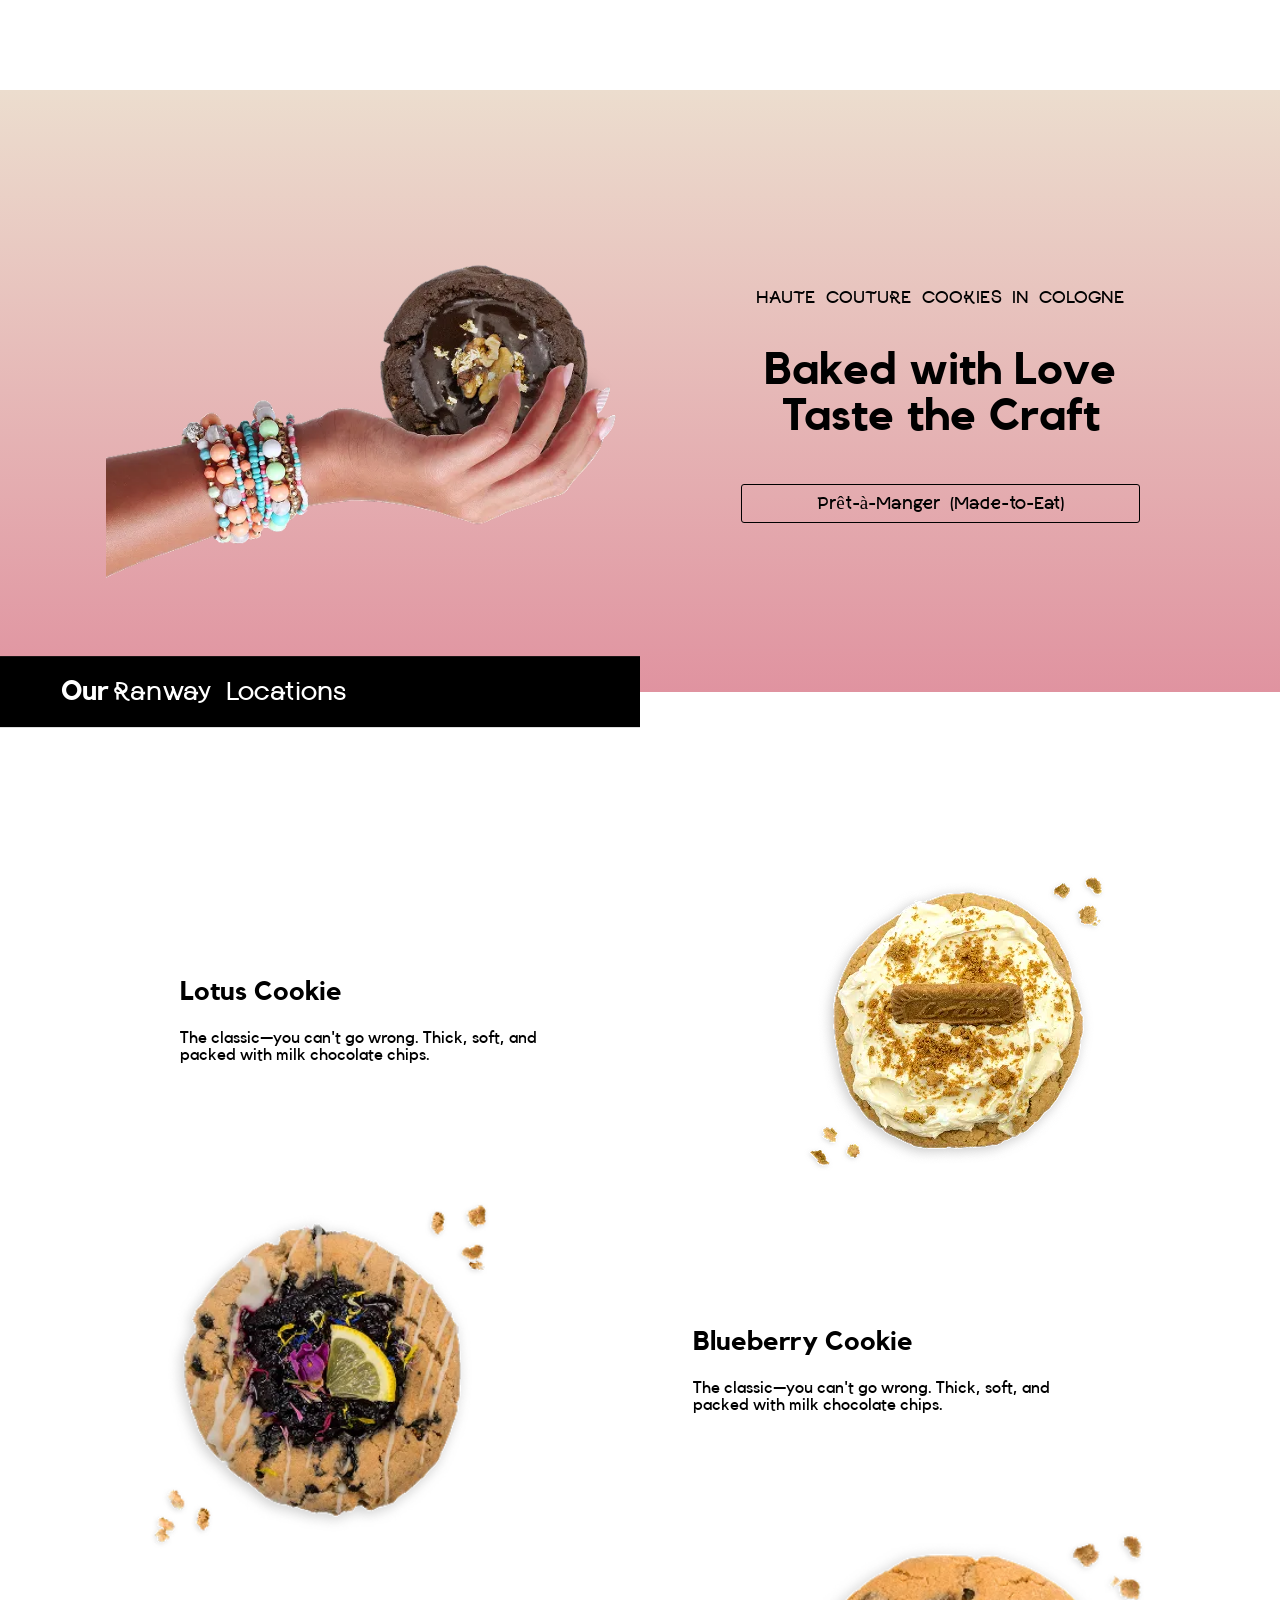
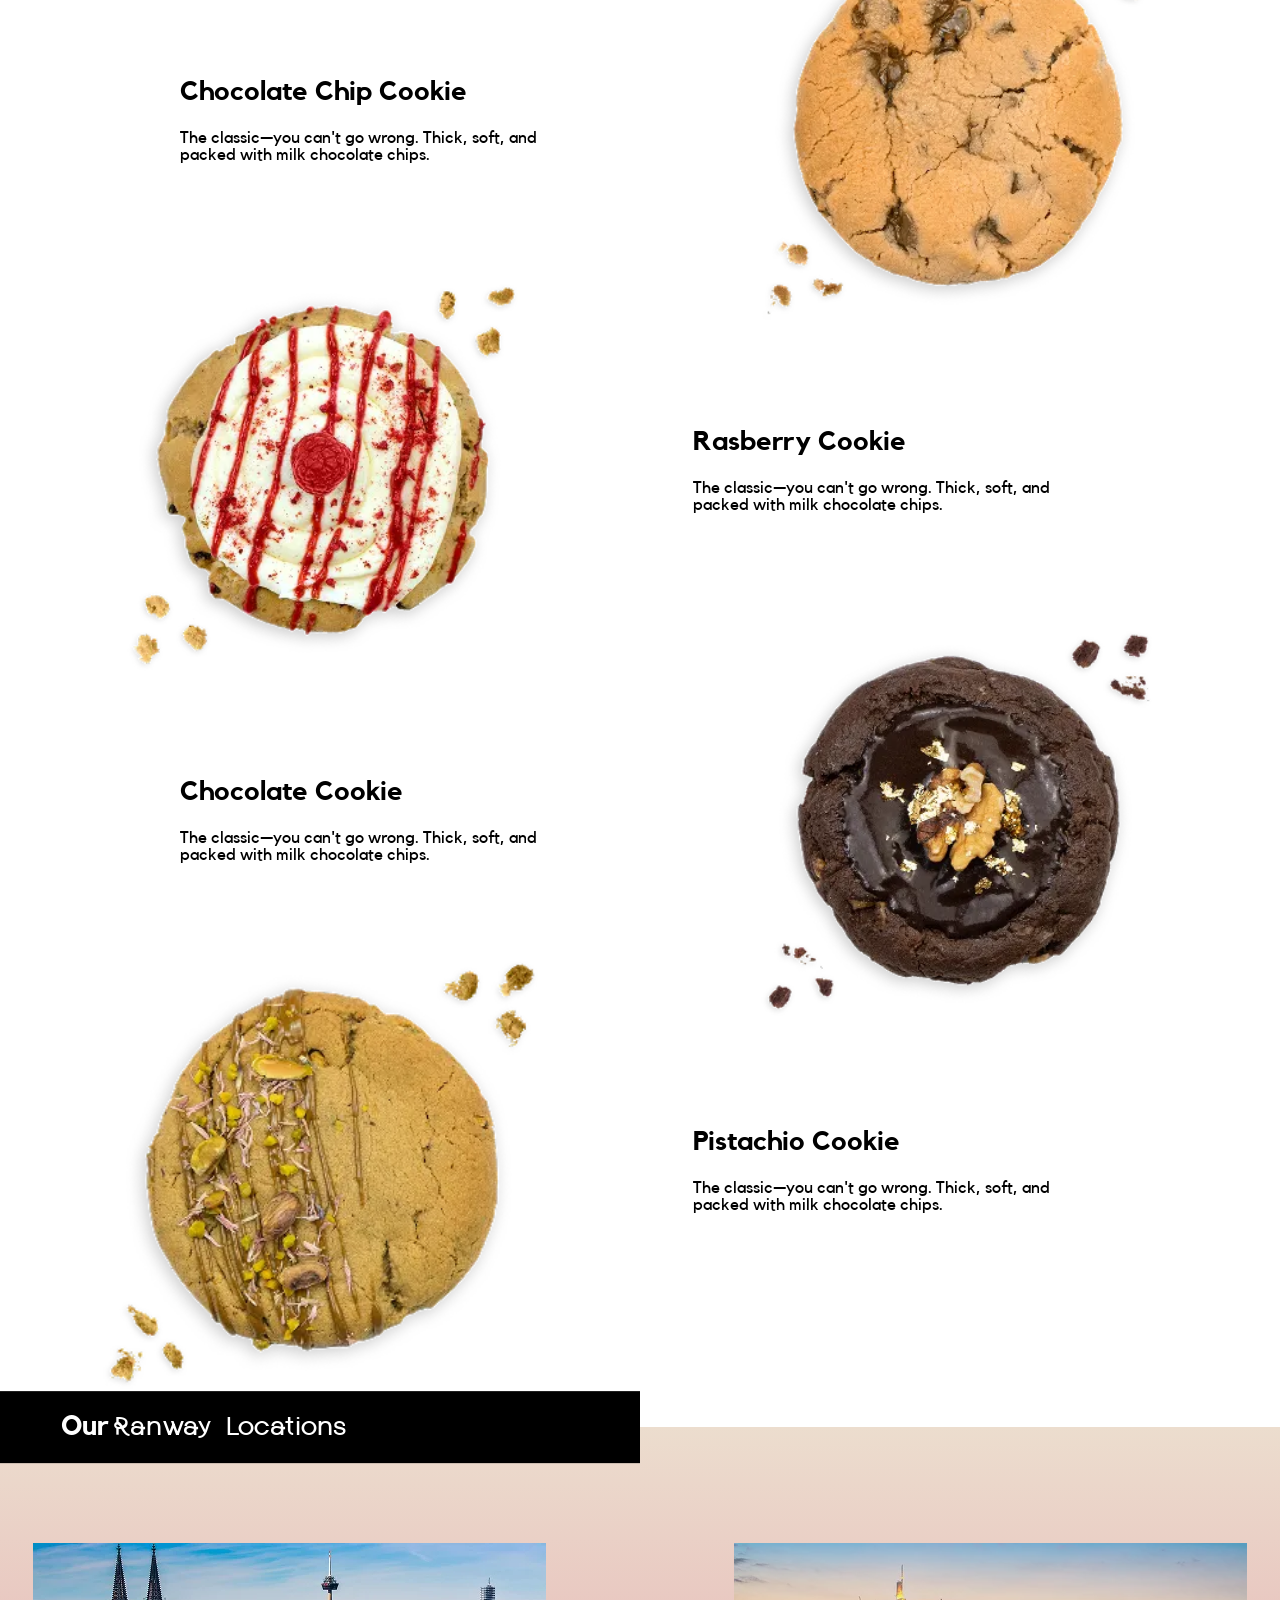
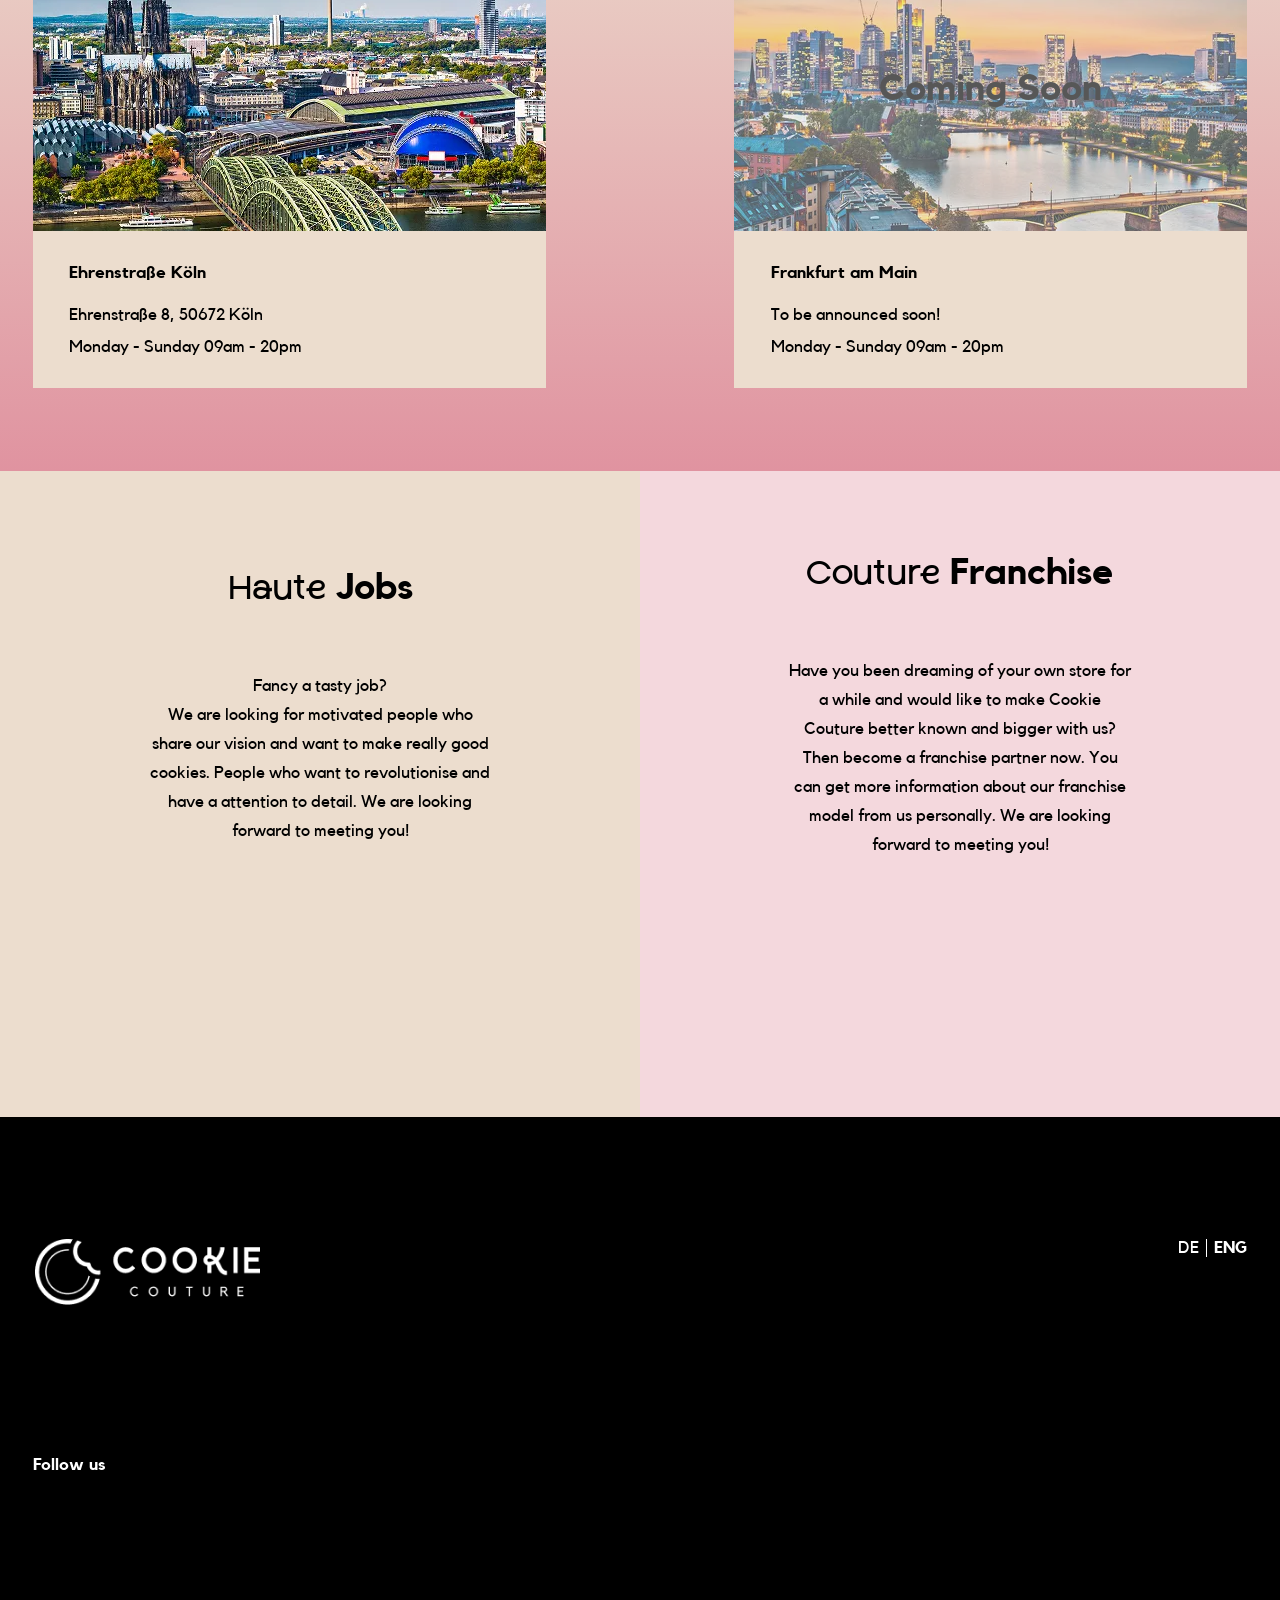
<file: index.html>
<!doctype html>
<html lang="en">
  <head>
    <meta charset="UTF-8" />
    <meta name="viewport" content="width=device-width, initial-scale=1.0" />
    <title>Cookie Coutre | Home</title>
    <link
      rel="preload"
      as="image"
      href="./images/logo-header.webp"
      type="image/webp"
    />
    <link
      rel="preload"
      as="image"
      href="./images/home/hero-cookie.webp"
      type="image/webp"
    />
    <link
      rel="preload"
      as="image"
      imagesrcset="./images/home/hero-cookie.webp"
    />
    <link
      rel="shortcut icon"
      href="./images/icons/favicon.ico"
      type="image/x-icon"
    />
    <link
      rel="preload"
      href="./fonts/Lena.woff2"
      as="font"
      type="font/woff2"
      crossorigin
    />
    <link
      rel="preload"
      href="./fonts/Kollektif.woff2"
      as="font"
      type="font/woff2"
      crossorigin
    />
    <link
      rel="preload"
      href="./fonts/Kollektif-Bold.woff2"
      as="font"
      type="font/woff2"
      crossorigin
    />
    <link rel="stylesheet" href="./styles/css/styles.min.css" />
  </head>
  <body class="page right-fix-padding">
    <div class="wrapper">
      <header class="header">
        <div class="header__container">
          <div class="header__content">
            <a href="index.html" class="logo header__logo">
              <img
                src="./images/logo-header.webp"
                alt="logo"
                width="50"
                height="52"
                loading="lazy"
                decoding="async"
              />
            </a>
            <div class="header__menu menu">
              <nav class="menu__body">
                <ul class="menu__list">
                  <li class="menu__item">
                    <a
                      href="#cookies"
                      class="menu__link link"
                      data-goto="#cookies"
                      ><span>Cookies</span></a
                    >
                  </li>
                  <li class="menu__item">
                    <a
                      href="#locations"
                      class="menu__link link"
                      data-goto="#locations"
                      ><span>Locations</span></a
                    >
                  </li>
                  <li class="menu__item">
                    <a href="about.html" class="menu__link link"
                      ><span>About</span></a
                    >
                  </li>
                  <li class="menu__item">
                    <a href="jobs.html" class="menu__link link"
                      ><span>Jobs</span></a
                    >
                  </li>
                  <li class="menu__item">
                    <a href="catering.html" class="menu__link link"
                      ><span>Catering</span></a
                    >
                  </li>
                  <li class="menu__item">
                    <a href="franchising.html" class="menu__link link"
                      ><span>Franchise</span></a
                    >
                  </li>
                </ul>
              </nav>
            </div>
            <button class="burger translate-center" aria-label="burger-button">
              <span></span>
            </button>
          </div>
        </div>
      </header>

      <main class="home">
        <section class="home__section hero">
          <div class="hero__content">
            <div class="hero__img">
              <img
                src="./images/home/hero-cookie.webp"
                alt="cookie-in-hand"
                width="280"
                height="280"
                decoding="async"
              />
            </div>
            <div class="hero__text-content">
              <div class="section-header hero__header">
                <div class="section-header__slogan hero__slogan">
                  HAUTE COUTURE COOKIES IN COLOGNE
                </div>
                <h1 class="section-header__title hero__title">
                  Baked with Love Taste the Craft
                </h1>
              </div>
              <button class="button hero__button">
                <span>Prêt-à-Manger (Made-to-Eat)</span>
              </button>
            </div>
          </div>
        </section>
        <section class="cookies" id="cookies">
          <h2 class="section-label cookies__label">
            <div class="section-label__title">
              <strong>Our</strong>
              <span>Ranway Locations</span>
            </div>
          </h2>
          <div class="cookies__container">
            <div class="cookies__content">
              <article class="cookies__item cookie">
                <a href="#" class="cookie__img">
                  <img
                    src="./images/home/colections/cookie-1.webp"
                    alt="cookie-1"
                    width="280"
                    height="280"
                    decoding="async"
                    loading="lazy"
                  />
                </a>
                <div class="cookie__body">
                  <h3 class="cookie__title">Lotus Cookie</h3>
                  <div class="cookie__text">
                    <p>
                      The classic—you can't go wrong. Thick, soft, and packed
                      with milk chocolate chips.
                    </p>
                  </div>
                </div>
              </article>
              <article class="cookies__item cookie">
                <a href="#" class="cookie__img">
                  <img
                    src="./images/home/colections/cookie-2.webp"
                    alt="cookie-1"
                    width="280"
                    height="280"
                    decoding="async"
                    loading="lazy"
                  />
                </a>
                <div class="cookie__body">
                  <h3 class="cookie__title">Blueberry Cookie</h3>
                  <div class="cookie__text">
                    <p>
                      The classic—you can't go wrong. Thick, soft, and packed
                      with milk chocolate chips.
                    </p>
                  </div>
                </div>
              </article>
              <article class="cookies__item cookie">
                <a href="#" class="cookie__img">
                  <img
                    src="./images/home/colections/cookie-3.webp"
                    alt="cookie-1"
                    width="280"
                    height="280"
                    decoding="async"
                    loading="lazy"
                  />
                </a>
                <div class="cookie__body">
                  <h3 class="cookie__title">Chocolate Chip Cookie</h3>
                  <div class="cookie__text">
                    <p>
                      The classic—you can't go wrong. Thick, soft, and packed
                      with milk chocolate chips.
                    </p>
                  </div>
                </div>
              </article>
              <article class="cookies__item cookie">
                <a href="#" class="cookie__img">
                  <img
                    src="./images/home/colections/cookie-4.webp"
                    alt="cookie-1"
                    width="280"
                    height="280"
                    decoding="async"
                    loading="lazy"
                  />
                </a>
                <div class="cookie__body">
                  <h3 class="cookie__title">Rasberry Cookie</h3>
                  <div class="cookie__text">
                    <p>
                      The classic—you can't go wrong. Thick, soft, and packed
                      with milk chocolate chips.
                    </p>
                  </div>
                </div>
              </article>
              <article class="cookies__item cookie">
                <a href="#" class="cookie__img">
                  <img
                    src="./images/home/colections/cookie-5.webp"
                    alt="cookie-1"
                    width="280"
                    height="280"
                    decoding="async"
                    loading="lazy"
                  />
                </a>
                <div class="cookie__body">
                  <h3 class="cookie__title">Chocolate Cookie</h3>
                  <div class="cookie__text">
                    <p>
                      The classic—you can't go wrong. Thick, soft, and packed
                      with milk chocolate chips.
                    </p>
                  </div>
                </div>
              </article>
              <article class="cookies__item cookie">
                <a href="#" class="cookie__img">
                  <img
                    src="./images/home/colections/cookie-6.webp"
                    alt="cookie-1"
                    width="280"
                    height="280"
                    decoding="async"
                    loading="lazy"
                  />
                </a>
                <div class="cookie__body">
                  <h3 class="cookie__title">Pistachio Cookie</h3>
                  <div class="cookie__text">
                    <p>
                      The classic—you can't go wrong. Thick, soft, and packed
                      with milk chocolate chips.
                    </p>
                  </div>
                </div>
              </article>
            </div>
          </div>
        </section>
        <section class="locations home__locations" id="locations">
          <h2 class="section-label locations__label">
            <div class="section-label__title">
              <strong>Our</strong>
              <span>Ranway Locations</span>
            </div>
          </h2>
          <div class="locations-top">
            <div class="locations-top__container">
              <div class="locations-top__content">
                <article class="locations-top__place locations-place">
                  <div class="locations-place__img">
                    <img
                      src="./images/home/locations/locations-1.webp"
                      alt="Ehrenstraße Köln"
                      width="280"
                      height="280"
                      loading="lazy"
                      decoding="async"
                    />
                  </div>
                  <div class="locations-place__body">
                    <h4 class="locations-place__title">Ehrenstraße Köln</h4>
                    <a
                      href="https://maps.app.goo.gl/su5JwK7nfC2b7E1S9"
                      class="locations-place__link link"
                      target="_blank"
                      ><span>Ehrenstraße 8, 50672 Köln </span></a
                    >
                    <div class="locations-place__timetable">
                      Monday - Sunday 09am - 20pm
                    </div>
                  </div>
                </article>
                <article class="locations-top__place locations-place">
                  <div class="locations-place__img soon">
                    <img
                      src="./images/home/locations/locations-2.webp"
                      alt="Ehrenstraße Köln"
                      width="280"
                      height="280"
                      loading="lazy"
                      decoding="async"
                    />
                  </div>
                  <div class="locations-place__body">
                    <h4 class="locations-place__title">Frankfurt am Main</h4>
                    <a
                      href="https://maps.app.goo.gl/cc75RfgS8hMrhz9b7"
                      class="locations-place__link link"
                      target="_blank"
                      ><span>To be announced soon!</span></a
                    >
                    <div class="locations-place__timetable">
                      Monday - Sunday 09am - 20pm
                    </div>
                  </div>
                </article>
              </div>
            </div>
          </div>
          <div class="locations-bottom">
            <div class="locations-bottom__content">
              <div class="locations-bottom__item">
                <article class="locations-bottom-item">
                  <h3 class="locations-bottom-item__title">
                    <span>Haute</span>
                    <strong>Jobs</strong>
                  </h3>
                  <div class="locations-bottom-item__text">
                    <p>
                      Fancy a tasty job? <br />
                      We are looking for motivated people who share our vision
                      and want to make really good cookies. People who want to
                      revolutionise and have a attention to detail. We are
                      looking forward to meeting you!
                    </p>
                  </div>
                  <button class="button locations-bottom-item__button">
                    <span>All Open Positions</span>
                  </button>
                </article>
              </div>
              <div class="locations-bottom__item">
                <article class="locations-bottom-item">
                  <h3 class="locations-bottom-item__title">
                    <span>Couture</span> <strong>Franchise</strong>
                  </h3>
                  <div class="locations-bottom-item__text">
                    <p>
                      Have you been dreaming of your own store for a while and
                      would like to make Cookie Couture better known and bigger
                      with us? Then become a franchise partner now. You can get
                      more information about our franchise model from us
                      personally. We are looking forward to meeting you!
                    </p>
                  </div>
                  <button class="button locations-bottom-item__button">
                    <span>More Information</span>
                  </button>
                </article>
              </div>
            </div>
          </div>
        </section>
      </main>

      <footer class="footer">
        <div class="footer__container">
          <div class="footer__content">
            <div class="footer__top">
              <a href="#" class="logo logo--footer">
                <img
                  src="./images/logo.webp"
                  alt="cookie-logo"
                  width="250"
                  height="120"
                  loading="lazy"
                  decoding="async"
                />
              </a>
              <nav class="footer-menu">
                <ul class="footer-menu__list scroll-anim">
                  <li class="footer-menu__item">
                    <a
                      href="contact.html"
                      class="footer-menu__link link"
                      style="--index: 1"
                      ><span>Contact</span></a
                    >
                  </li>
                  <li class="footer-menu__item">
                    <a
                      href="#"
                      class="footer-menu__link link"
                      style="--index: 2"
                      ><span>Press</span></a
                    >
                  </li>
                  <li class="footer-menu__item">
                    <a
                      href="jobs.html"
                      class="footer-menu__link link"
                      style="--index: 3"
                      ><span>Jobs</span></a
                    >
                  </li>
                  <li class="footer-menu__item">
                    <a
                      href="franchising.html"
                      class="footer-menu__link link"
                      style="--index: 4"
                      ><span>Franchise</span></a
                    >
                  </li>
                </ul>
                <ul class="footer-menu__list scroll-anim">
                  <li class="footer-menu__item">
                    <a
                      href="about.html"
                      class="footer-menu__link link"
                      style="--index: 1"
                      ><span>About Us</span></a
                    >
                  </li>
                  <li class="footer-menu__item">
                    <a
                      href="index.html#cookies"
                      class="footer-menu__link link"
                      style="--index: 2"
                      ><span>Cookie Menu</span></a
                    >
                  </li>
                  <li class="footer-menu__item">
                    <a
                      href="index.html#locations"
                      class="footer-menu__link link"
                      style="--index: 3"
                      ><span>Locations</span></a
                    >
                  </li>
                  <li class="footer-menu__item">
                    <a
                      href="catering.html"
                      class="footer-menu__link link"
                      style="--index: 4"
                      ><span>Catering</span></a
                    >
                  </li>
                </ul>
              </nav>
              <div class="footer__lang buttons-lang">
                <button class="button__lang link" type="button">
                  <span>DE</span>
                </button>
                <div class="buttons-lang__line"></div>
                <button
                  class="button__lang buttons-lang__lang--bold link"
                  type="button"
                >
                  <span>ENG</span>
                </button>
              </div>
            </div>
            <div class="footer__bottom">
              <div class="socials">
                <h4 class="socials__title"><strong>Follow us</strong></h4>
                <ul class="socials__list scroll-anim">
                  <li class="socials__item">
                    <a
                      href="https://www.instagram.com/accounts/login/"
                      class="socials__link"
                      target="_blank"
                      aria-label="instagram-icon"
                    >
                      <svg
                        xmlns="http://www.w3.org/2000/svg"
                        xmlns:xlink="http://www.w3.org/1999/xlink"
                        width="25"
                        height="25"
                        fill="none"
                      >
                        <g fill="#fff" clip-path="url(#a)">
                          <path
                            d="M14.697 12.5a2.197 2.197 0 1 1-4.394 0 2.197 2.197 0 0 1 4.394 0"
                          />
                          <path
                            d="M16.21 5.86H8.79a2.933 2.933 0 0 0-2.93 2.93v7.42a2.933 2.933 0 0 0 2.93 2.93h7.42a2.933 2.933 0 0 0 2.93-2.93V8.79a2.933 2.933 0 0 0-2.93-2.93M12.5 16.161A3.666 3.666 0 0 1 8.838 12.5 3.666 3.666 0 0 1 12.5 8.838a3.666 3.666 0 0 1 3.662 3.662 3.666 3.666 0 0 1-3.662 3.662m4.2-7.129a.732.732 0 1 1 0-1.465.732.732 0 0 1 0 1.465"
                          />
                          <path
                            d="M18.408 0H6.592A6.6 6.6 0 0 0 0 6.592v11.816A6.6 6.6 0 0 0 6.592 25h11.816A6.6 6.6 0 0 0 25 18.408V6.592A6.6 6.6 0 0 0 18.408 0m2.197 16.21a4.4 4.4 0 0 1-4.394 4.395H8.789a4.4 4.4 0 0 1-4.394-4.394V8.789a4.4 4.4 0 0 1 4.394-4.394h7.422a4.4 4.4 0 0 1 4.395 4.394z"
                          />
                        </g>
                        <defs>
                          <clipPath id="a">
                            <path fill="#fff" d="M0 0h25v25H0z" />
                          </clipPath>
                        </defs>
                      </svg>
                    </a>
                  </li>
                  <li class="socials__item">
                    <a
                      href="https://www.tiktok.com/uk-UA/"
                      class="socials__link"
                      aria-label="tiktok-icon"
                    >
                      <svg
                        xmlns="http://www.w3.org/2000/svg"
                        width="25"
                        height="25"
                        fill="none"
                      >
                        <path
                          fill="#fff"
                          d="M21.46 0H2.9C1.3 0 0 1.3 0 2.9v18.56c0 1.6 1.3 2.9 2.9 2.9h18.56c1.6 0 2.9-1.3 2.9-2.9V2.9c0-1.6-1.3-2.9-2.9-2.9m-2.317 10.627q-.197.019-.4.02a4.35 4.35 0 0 1-3.636-1.964v6.691a4.946 4.946 0 1 1-4.945-4.946c.103 0 .204.01.305.016v2.437c-.101-.012-.201-.03-.305-.03a2.524 2.524 0 1 0 0 5.048c1.394 0 2.625-1.099 2.625-2.493l.025-11.365h2.329a4.34 4.34 0 0 0 4.002 3.878z"
                        />
                      </svg>
                    </a>
                  </li>
                  <li class="socials__item">
                    <a
                      href="https://www.linkedin.com/login"
                      class="socials__link"
                      target="_blank"
                      aria-label="linkedin-icon"
                    >
                      <svg
                        xmlns="http://www.w3.org/2000/svg"
                        width="25"
                        height="25"
                        fill="none"
                      >
                        <path
                          fill="#fff"
                          d="M23.197 0H1.803C.807 0 0 .807 0 1.803v21.394C0 24.193.807 25 1.803 25h21.394c.996 0 1.803-.807 1.803-1.803V1.803C25 .807 24.193 0 23.197 0M8.867 18.897H5.824v-9.16h3.045zM7.347 8.487h-.02c-1.022 0-1.683-.703-1.683-1.582 0-.899.681-1.583 1.723-1.583 1.041 0 1.682.684 1.702 1.583 0 .879-.66 1.582-1.722 1.582m12.499 10.41H16.8v-4.9c0-1.232-.44-2.072-1.542-2.072-.841 0-1.342.567-1.562 1.114-.08.196-.1.469-.1.743v5.115h-3.045s.04-8.3 0-9.16h3.045v1.297c.404-.624 1.128-1.511 2.743-1.511 2.003 0 3.505 1.309 3.505 4.122z"
                        />
                      </svg>
                    </a>
                  </li>
                </ul>
              </div>
              <div class="privacy scroll-anim">
                <a href="imprint.html" class="privacy__link link"
                  ><span>Imprint</span></a
                >
                <div class="privacy__line"></div>
                <a href="privacy.html" class="privacy__link link"
                  ><span>Privacy Policy</span></a
                >
              </div>
            </div>
          </div>
        </div>
      </footer>
    </div>
    <script type="module" src="./scripts/main.js"></script>
  </body>
</html>
</file>
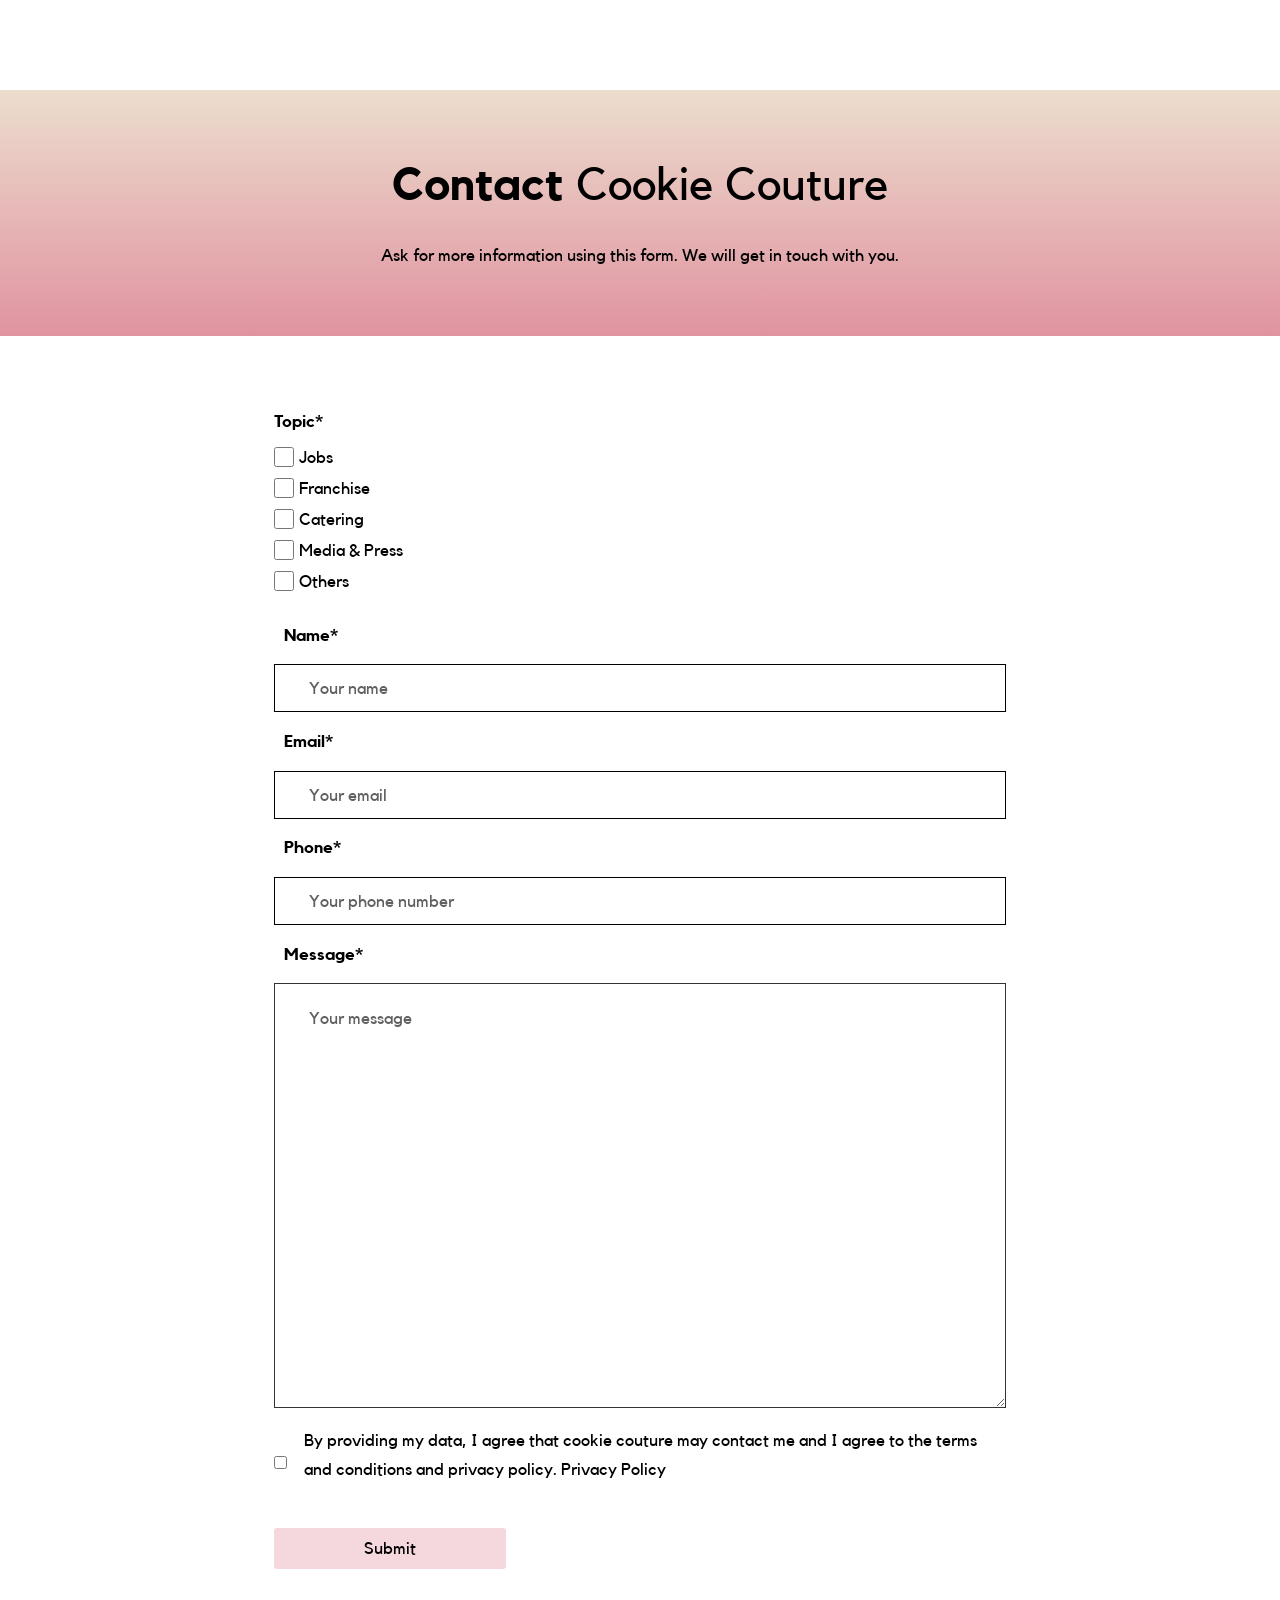
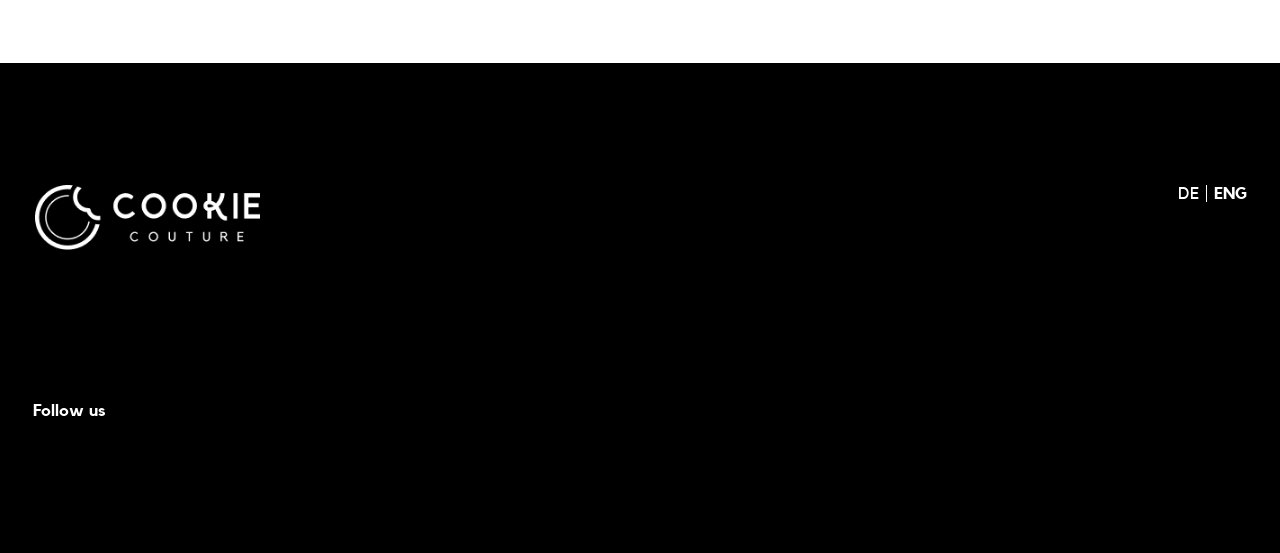
<file: contact.html>
<!doctype html>
<html lang="en">
  <head>
    <meta charset="UTF-8" />
    <meta name="viewport" content="width=device-width, initial-scale=1.0" />
    <title>Cookie Coutre | Contact</title>
    <link
      rel="preload"
      as="image"
      href="./images/logo-header.webp"
      type="image/webp"
    />
    <link
      rel="shortcut icon"
      href="./images/icons/favicon.ico"
      type="image/x-icon"
    />
    <link
      rel="preload"
      href="./fonts/Kollektif.woff2"
      as="font"
      type="font/woff2"
      crossorigin
    />
    <link
      rel="preload"
      href="./fonts/Kollektif-Bold.woff2"
      as="font"
      type="font/woff2"
      crossorigin
    />
    <link rel="stylesheet" href="./styles/css/styles.min.css" />
  </head>
  <body class="page right-fix-padding">
    <div class="wrapper">
      <header class="header">
        <div class="header__container">
          <div class="header__content">
            <a href="index.html" class="logo header__logo">
              <img
                src="./images/logo-header.webp"
                alt="cookie-logo"
                width="180"
                height="52"
                decoding="async"
              />
            </a>
            <div class="header__menu menu">
              <nav class="menu__body">
                <ul class="menu__list">
                  <li class="menu__item">
                    <a href="index.html#cookies" class="menu__link link"
                      ><span>Cookies</span></a
                    >
                  </li>
                  <li class="menu__item">
                    <a href="index.html#locations" class="menu__link link"
                      ><span>Locations</span></a
                    >
                  </li>
                  <li class="menu__item">
                    <a href="about.html" class="menu__link link"
                      ><span>About</span></a
                    >
                  </li>
                  <li class="menu__item">
                    <a href="jobs.html" class="menu__link link"
                      ><span>Jobs</span></a
                    >
                  </li>
                  <li class="menu__item">
                    <a href="catering.html" class="menu__link link"
                      ><span>Catering</span></a
                    >
                  </li>
                  <li class="menu__item">
                    <a href="franchising.html" class="menu__link link"
                      ><span>Franchise</span></a
                    >
                  </li>
                </ul>
              </nav>
            </div>
            <button class="burger translate-center" aria-label="burger-button">
              <span></span>
            </button>
          </div>
        </div>
      </header>

      <main class="main contact">
        <section class="only-title contact">
          <div class="only-title__container">
            <div class="section-header">
              <h1 class="section-header__title contact__title">
                <strong>Contact</strong> <span>Cookie Couture</span>
              </h1>
              <div class="div">
                Ask for more information using this form. We will get in touch
                with you.
              </div>
            </div>
          </div>
        </section>
        <section class="form-section">
          <form action="#" class="contact-form" method="post">
            <fieldset class="contact-form__group">
              <legend class="contact-form__legend">Topic*</legend>
              <div class="checkbox-group">
                <div class="contact-form__checkbox">
                  <input type="checkbox" id="jobs" name="topic" value="Jobs" />
                  <label for="jobs">Jobs</label>
                </div>

                <div class="contact-form__checkbox">
                  <input
                    type="checkbox"
                    id="franchise"
                    name="topic"
                    value="Franchise"
                  />
                  <label for="franchise">Franchise</label>
                </div>

                <div class="contact-form__checkbox">
                  <input
                    type="checkbox"
                    id="catering"
                    name="topic"
                    value="Catering"
                  />
                  <label for="catering">Catering</label>
                </div>

                <div class="contact-form__checkbox">
                  <input
                    type="checkbox"
                    id="media"
                    name="topic"
                    value="Media & Press"
                  />
                  <label for="media">Media & Press</label>
                </div>

                <div class="contact-form__checkbox">
                  <input
                    type="checkbox"
                    id="other"
                    name="topic"
                    value="Others"
                  />
                  <label for="other">Others</label>
                </div>
              </div>
            </fieldset>
            <div class="contact-form__item">
              <label class="required" for="name">Name*</label>
              <input
                type="text"
                id="name"
                name="name"
                placeholder="Your name"
                required
                autocomplete="name"
              />
            </div>

            <div class="contact-form__item">
              <label class="required" for="email">Email*</label>
              <input
                type="email"
                id="email"
                name="email"
                placeholder="Your email"
                required
                autocomplete="email"
              />
            </div>

            <div class="contact-form__item">
              <label class="required" for="phone">Phone*</label>
              <input
                type="tel"
                id="phone"
                name="phone"
                placeholder="Your phone number"
                required
                autocomplete="tel"
              />
            </div>

            <div class="contact-form__item">
              <label class="required" for="message">Message*</label>
              <textarea
                id="message"
                name="message"
                placeholder="Your message"
                required
              ></textarea>
            </div>
            <div class="contact-form__item privacy">
              <input type="checkbox" id="privacy" name="privacy" required />

              <label for="privacy">
                By providing my data, I agree that cookie couture may contact me
                and I agree to the terms and conditions and privacy policy.
                <a href="/privacy-policy" target="_blank" rel="noopener">
                  Privacy Policy
                </a>
              </label>
            </div>

            <!-- Google reCAPTCHA -->
            <div class="captcha">
              <div class="g-recaptcha" data-sitekey="YOUR_SITE_KEY"></div>
            </div>

            <button type="submit" class="btn-submit">Submit</button>
          </form>
        </section>
      </main>

      <footer class="footer">
        <div class="footer__container">
          <div class="footer__content">
            <div class="footer__top">
              <a href="#" class="logo logo--footer">
                <img
                  src="./images/logo.webp"
                  alt="cookie-logo"
                  width="250"
                  height="120"
                  decoding="async"
                />
              </a>
              <nav class="footer-menu">
                <ul class="footer-menu__list scroll-anim">
                  <li class="footer-menu__item">
                    <a
                      href="contact.html"
                      class="footer-menu__link link"
                      style="--index: 1"
                      ><span>Contact</span></a
                    >
                  </li>
                  <li class="footer-menu__item">
                    <a
                      href="#"
                      class="footer-menu__link link"
                      style="--index: 2"
                      ><span>Press</span></a
                    >
                  </li>
                  <li class="footer-menu__item">
                    <a
                      href="jobs.html"
                      class="footer-menu__link link"
                      style="--index: 3"
                      ><span>Jobs</span></a
                    >
                  </li>
                  <li class="footer-menu__item">
                    <a
                      href="franchising.html"
                      class="footer-menu__link link"
                      style="--index: 4"
                      ><span>Franchise</span></a
                    >
                  </li>
                </ul>
                <ul class="footer-menu__list scroll-anim">
                  <li class="footer-menu__item">
                    <a
                      href="about.html"
                      class="footer-menu__link link"
                      style="--index: 1"
                      ><span>About Us</span></a
                    >
                  </li>
                  <li class="footer-menu__item">
                    <a
                      href="index.html#cookies"
                      class="footer-menu__link link"
                      style="--index: 2"
                      ><span>Cookie Menu</span></a
                    >
                  </li>
                  <li class="footer-menu__item">
                    <a
                      href="index.html#locations"
                      class="footer-menu__link link"
                      style="--index: 3"
                      ><span>Locations</span></a
                    >
                  </li>
                  <li class="footer-menu__item">
                    <a
                      href="catering.html"
                      class="footer-menu__link link"
                      style="--index: 4"
                      ><span>Catering</span></a
                    >
                  </li>
                </ul>
              </nav>
              <div class="footer__lang buttons-lang">
                <button class="button__lang link" type="button">
                  <span>DE</span>
                </button>
                <div class="buttons-lang__line"></div>
                <button
                  class="button__lang buttons-lang__lang--bold link"
                  type="button"
                >
                  <span>ENG</span>
                </button>
              </div>
            </div>
            <div class="footer__bottom">
              <div class="socials">
                <h4 class="socials__title"><strong>Follow us</strong></h4>
                <ul class="socials__list scroll-anim">
                  <li class="socials__item">
                    <a
                      href="https://www.instagram.com/accounts/login/"
                      class="socials__link"
                      target="_blank"
                      aria-label="instagram-icon"
                    >
                      <svg
                        xmlns="http://www.w3.org/2000/svg"
                        xmlns:xlink="http://www.w3.org/1999/xlink"
                        width="25"
                        height="25"
                        fill="none"
                      >
                        <g fill="#fff" clip-path="url(#a)">
                          <path
                            d="M14.697 12.5a2.197 2.197 0 1 1-4.394 0 2.197 2.197 0 0 1 4.394 0"
                          />
                          <path
                            d="M16.21 5.86H8.79a2.933 2.933 0 0 0-2.93 2.93v7.42a2.933 2.933 0 0 0 2.93 2.93h7.42a2.933 2.933 0 0 0 2.93-2.93V8.79a2.933 2.933 0 0 0-2.93-2.93M12.5 16.161A3.666 3.666 0 0 1 8.838 12.5 3.666 3.666 0 0 1 12.5 8.838a3.666 3.666 0 0 1 3.662 3.662 3.666 3.666 0 0 1-3.662 3.662m4.2-7.129a.732.732 0 1 1 0-1.465.732.732 0 0 1 0 1.465"
                          />
                          <path
                            d="M18.408 0H6.592A6.6 6.6 0 0 0 0 6.592v11.816A6.6 6.6 0 0 0 6.592 25h11.816A6.6 6.6 0 0 0 25 18.408V6.592A6.6 6.6 0 0 0 18.408 0m2.197 16.21a4.4 4.4 0 0 1-4.394 4.395H8.789a4.4 4.4 0 0 1-4.394-4.394V8.789a4.4 4.4 0 0 1 4.394-4.394h7.422a4.4 4.4 0 0 1 4.395 4.394z"
                          />
                        </g>
                        <defs>
                          <clipPath id="a">
                            <path fill="#fff" d="M0 0h25v25H0z" />
                          </clipPath>
                        </defs>
                      </svg>
                    </a>
                  </li>
                  <li class="socials__item">
                    <a
                      href="https://www.tiktok.com/uk-UA/"
                      class="socials__link"
                      aria-label="tiktok-icon"
                    >
                      <svg
                        xmlns="http://www.w3.org/2000/svg"
                        width="25"
                        height="25"
                        fill="none"
                      >
                        <path
                          fill="#fff"
                          d="M21.46 0H2.9C1.3 0 0 1.3 0 2.9v18.56c0 1.6 1.3 2.9 2.9 2.9h18.56c1.6 0 2.9-1.3 2.9-2.9V2.9c0-1.6-1.3-2.9-2.9-2.9m-2.317 10.627q-.197.019-.4.02a4.35 4.35 0 0 1-3.636-1.964v6.691a4.946 4.946 0 1 1-4.945-4.946c.103 0 .204.01.305.016v2.437c-.101-.012-.201-.03-.305-.03a2.524 2.524 0 1 0 0 5.048c1.394 0 2.625-1.099 2.625-2.493l.025-11.365h2.329a4.34 4.34 0 0 0 4.002 3.878z"
                        />
                      </svg>
                    </a>
                  </li>
                  <li class="socials__item">
                    <a
                      href="https://www.linkedin.com/login"
                      class="socials__link"
                      target="_blank"
                      aria-label="linkedin-icon"
                    >
                      <svg
                        xmlns="http://www.w3.org/2000/svg"
                        width="25"
                        height="25"
                        fill="none"
                      >
                        <path
                          fill="#fff"
                          d="M23.197 0H1.803C.807 0 0 .807 0 1.803v21.394C0 24.193.807 25 1.803 25h21.394c.996 0 1.803-.807 1.803-1.803V1.803C25 .807 24.193 0 23.197 0M8.867 18.897H5.824v-9.16h3.045zM7.347 8.487h-.02c-1.022 0-1.683-.703-1.683-1.582 0-.899.681-1.583 1.723-1.583 1.041 0 1.682.684 1.702 1.583 0 .879-.66 1.582-1.722 1.582m12.499 10.41H16.8v-4.9c0-1.232-.44-2.072-1.542-2.072-.841 0-1.342.567-1.562 1.114-.08.196-.1.469-.1.743v5.115h-3.045s.04-8.3 0-9.16h3.045v1.297c.404-.624 1.128-1.511 2.743-1.511 2.003 0 3.505 1.309 3.505 4.122z"
                        />
                      </svg>
                    </a>
                  </li>
                </ul>
              </div>
              <div class="privacy scroll-anim">
                <a href="imprint.html" class="privacy__link link"
                  ><span>Imprint</span></a
                >
                <div class="privacy__line"></div>
                <a href="privacy.html" class="privacy__link link"
                  ><span>Privacy Policy</span></a
                >
              </div>
            </div>
          </div>
        </div>
      </footer>
    </div>
    <script type="module" src="./scripts/main.js"></script>
    <script src="https://www.google.com/recaptcha/api.js" async defer></script>
  </body>
</html>
</file>
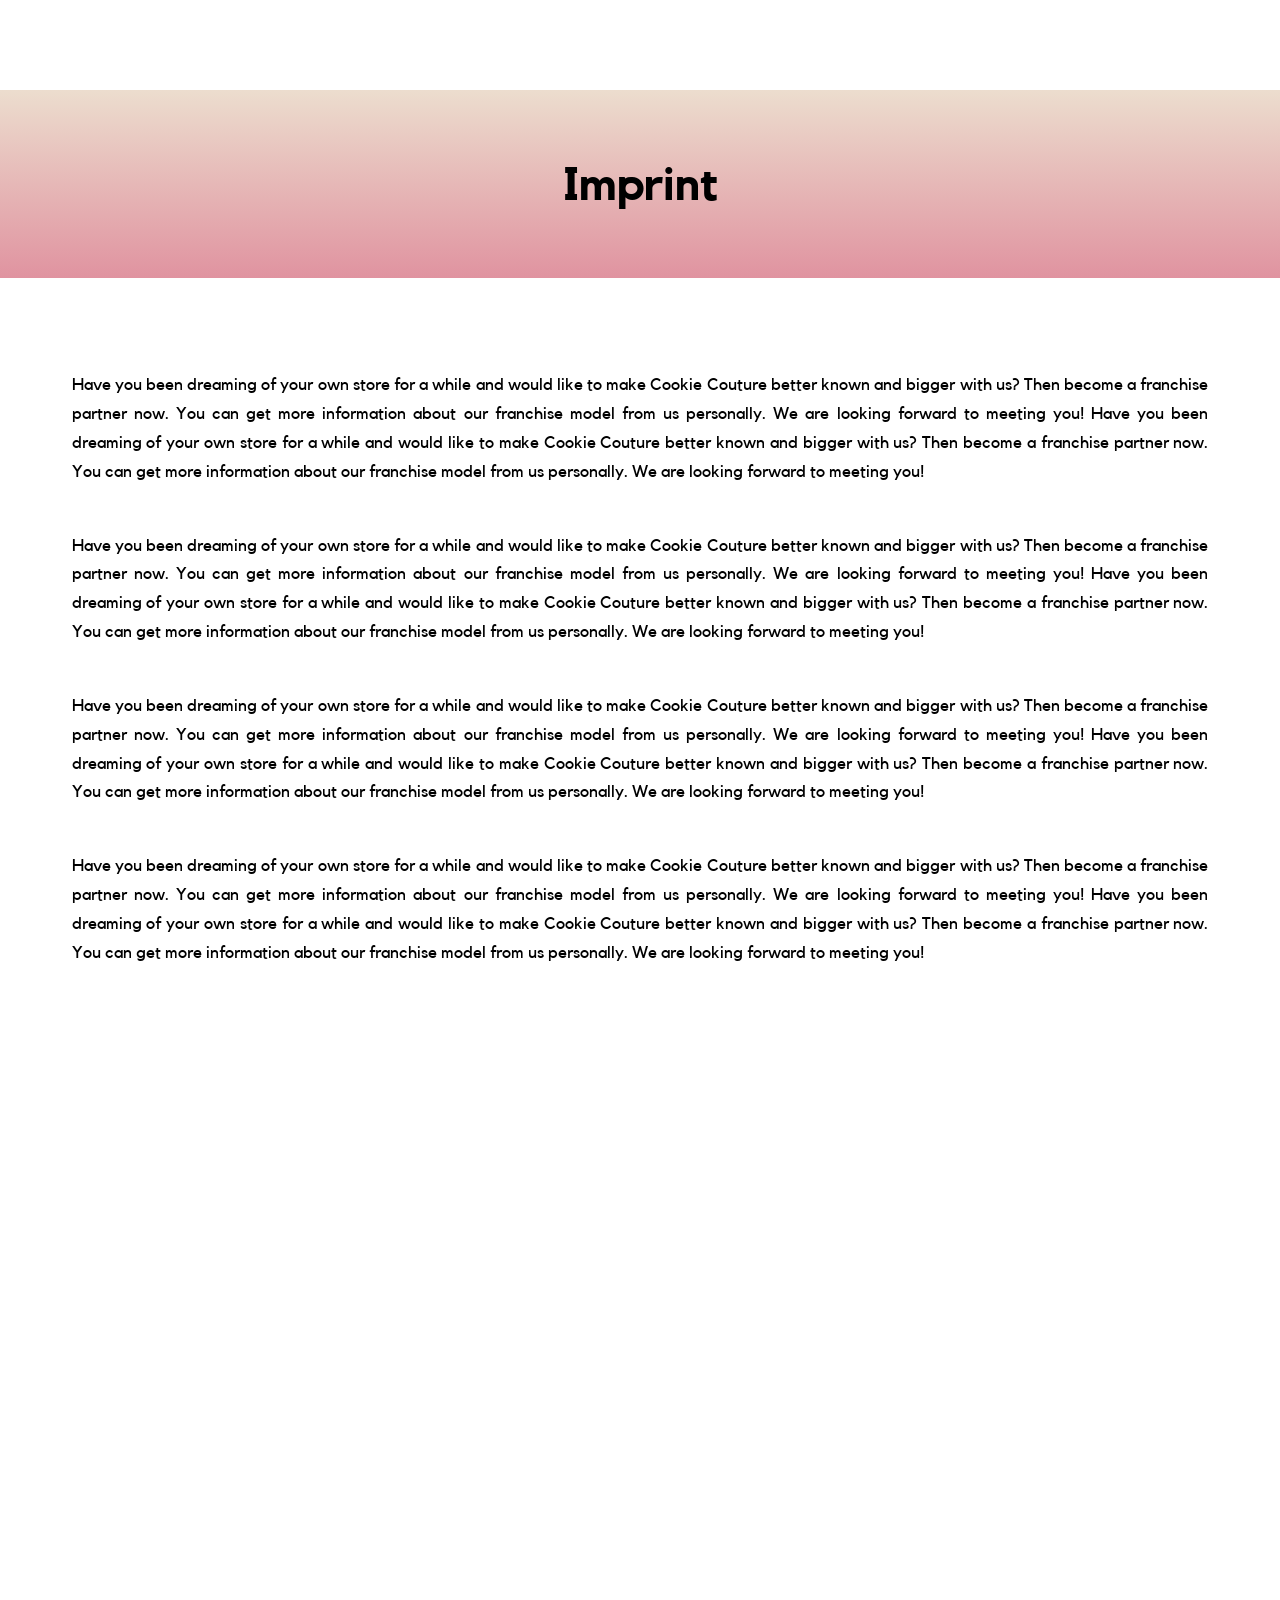
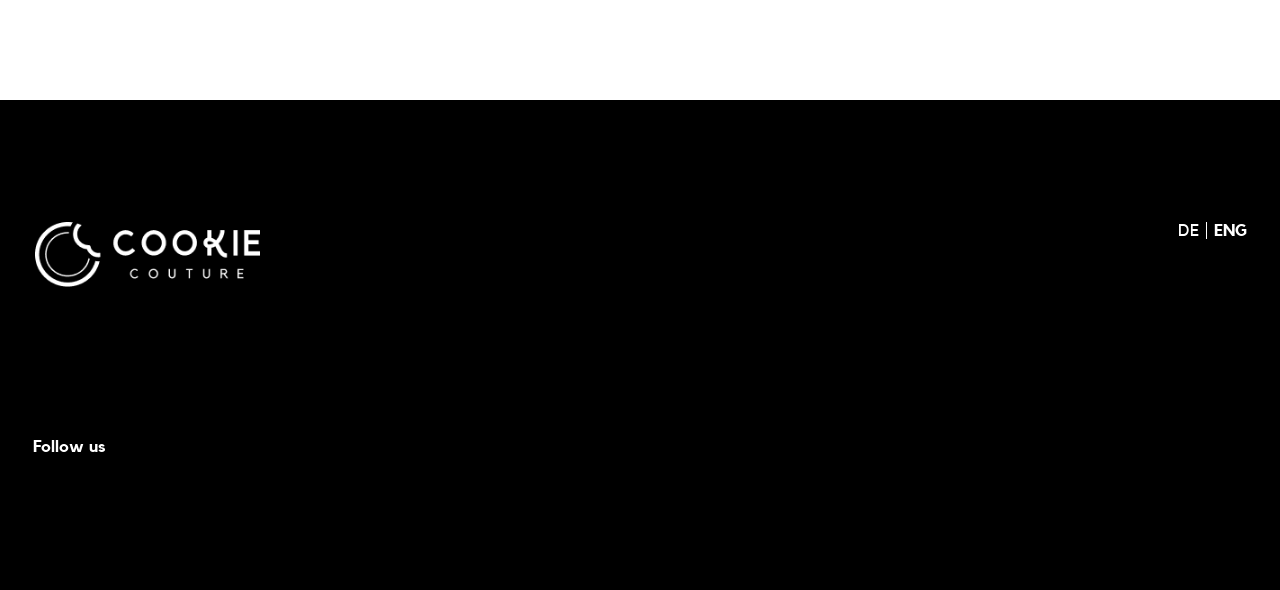
<file: imprint.html>
<!doctype html>
<html lang="en">
  <head>
    <meta charset="UTF-8" />
    <meta name="viewport" content="width=device-width, initial-scale=1.0" />
    <title>Cookie Coutre | Imprint</title>
    <link
      rel="preload"
      as="image"
      href="./images/logo-header.webp"
      type="image/webp"
    />
    <link
      rel="shortcut icon"
      href="./images/icons/favicon.ico"
      type="image/x-icon"
    />
    <link
      rel="preload"
      href="./fonts/Kollektif.woff2"
      as="font"
      type="font/woff2"
      crossorigin
    />
    <link
      rel="preload"
      href="./fonts/Kollektif-Bold.woff2"
      as="font"
      type="font/woff2"
      crossorigin
    />
    <link rel="stylesheet" href="./styles/css/styles.min.css" />
  </head>
  <body class="page right-fix-padding">
    <div class="wrapper">
      <header class="header">
        <div class="header__container">
          <div class="header__content">
            <a href="/index.html" class="logo header__logo">
              <img
                src="./images/logo-header.webp"
                alt="cookie-logo"
                width="180"
                height="52"
                decoding="async"
              />
            </a>
            <div class="header__menu menu">
              <nav class="menu__body">
                <ul class="menu__list">
                  <li class="menu__item">
                    <a href="index.html#cookies" class="menu__link link"
                      ><span>Cookies</span></a
                    >
                  </li>
                  <li class="menu__item">
                    <a href="index.html#locations" class="menu__link link"
                      ><span>Locations</span></a
                    >
                  </li>
                  <li class="menu__item">
                    <a href="about.html" class="menu__link link"
                      ><span>About</span></a
                    >
                  </li>
                  <li class="menu__item">
                    <a href="jobs.html" class="menu__link link"
                      ><span>Jobs</span></a
                    >
                  </li>
                  <li class="menu__item">
                    <a href="catering.html" class="menu__link link"
                      ><span>Catering</span></a
                    >
                  </li>
                  <li class="menu__item">
                    <a href="franchising.html" class="menu__link link"
                      ><span>Franchise</span></a
                    >
                  </li>
                </ul>
              </nav>
            </div>
            <button class="burger translate-center" aria-label="burger-button">
              <span></span>
            </button>
          </div>
        </div>
      </header>

      <main class="main">
        <section class="only-title">
          <div class="only-title__container">
            <div class="section-header">
              <h1 class="section-header__title">Imprint</h1>
            </div>
          </div>
        </section>
        <div class="white-section-text scroll-anim">
          <div class="white-section-text__container">
            <p style="--index: 1">
              Have you been dreaming of your own store for a while and would
              like to make Cookie Couture better known and bigger with us? Then
              become a franchise partner now. You can get more information about
              our franchise model from us personally. We are looking forward to
              meeting you! Have you been dreaming of your own store for a while
              and would like to make Cookie Couture better known and bigger with
              us? Then become a franchise partner now. You can get more
              information about our franchise model from us personally. We are
              looking forward to meeting you!
            </p>
            <p style="--index: 2">
              Have you been dreaming of your own store for a while and would
              like to make Cookie Couture better known and bigger with us? Then
              become a franchise partner now. You can get more information about
              our franchise model from us personally. We are looking forward to
              meeting you! Have you been dreaming of your own store for a while
              and would like to make Cookie Couture better known and bigger with
              us? Then become a franchise partner now. You can get more
              information about our franchise model from us personally. We are
              looking forward to meeting you!
            </p>
            <p style="--index: 3">
              Have you been dreaming of your own store for a while and would
              like to make Cookie Couture better known and bigger with us? Then
              become a franchise partner now. You can get more information about
              our franchise model from us personally. We are looking forward to
              meeting you! Have you been dreaming of your own store for a while
              and would like to make Cookie Couture better known and bigger with
              us? Then become a franchise partner now. You can get more
              information about our franchise model from us personally. We are
              looking forward to meeting you!
            </p>
            <p style="--index: 4">
              Have you been dreaming of your own store for a while and would
              like to make Cookie Couture better known and bigger with us? Then
              become a franchise partner now. You can get more information about
              our franchise model from us personally. We are looking forward to
              meeting you! Have you been dreaming of your own store for a while
              and would like to make Cookie Couture better known and bigger with
              us? Then become a franchise partner now. You can get more
              information about our franchise model from us personally. We are
              looking forward to meeting you!
            </p>
            <p style="--index: 5">
              Have you been dreaming of your own store for a while and would
              like to make Cookie Couture better known and bigger with us? Then
              become a franchise partner now. You can get more information about
              our franchise model from us personally. We are looking forward to
              meeting you! Have you been dreaming of your own store for a while
              and would like to make Cookie Couture better known and bigger with
              us? Then become a franchise partner now. You can get more
              information about our franchise model from us personally. We are
              looking forward to meeting you!
            </p>
            <p style="--index: 6">
              Have you been dreaming of your own store for a while and would
              like to make Cookie Couture better known and bigger with us? Then
              become a franchise partner now. You can get more information about
              our franchise model from us personally. We are looking forward to
              meeting you! Have you been dreaming of your own store for a while
              and would like to make Cookie Couture better known and bigger with
              us? Then become a franchise partner now. You can get more
              information about our franchise model from us personally. We are
              looking forward to meeting you!
            </p>
            <p style="--index: 7">
              Have you been dreaming of your own store for a while and would
              like to make Cookie Couture better known and bigger with us? Then
              become a franchise partner now. You can get more information about
              our franchise model from us personally. We are looking forward to
              meeting you! Have you been dreaming of your own store for a while
              and would like to make Cookie Couture better known and bigger with
              us? Then become a franchise partner now. You can get more
              information about our franchise model from us personally. We are
              looking forward to meeting you!
            </p>
            <p style="--index: 8">
              Have you been dreaming of your own store for a while and would
              like to make Cookie Couture better known and bigger with us? Then
              become a franchise partner now. You can get more information about
              our franchise model from us personally. We are looking forward to
              meeting you! Have you been dreaming of your own store for a while
              and would like to make Cookie Couture better known and bigger with
              us? Then become a franchise partner now. You can get more
              information about our franchise model from us personally. We are
              looking forward to meeting you!
            </p>
          </div>
        </div>
      </main>

      <footer class="footer">
        <div class="footer__container">
          <div class="footer__content">
            <div class="footer__top">
              <a href="#" class="logo logo--footer">
                <img
                  src="./images/logo.webp"
                  alt="cookie-logo"
                  width="250"
                  height="120"
                  loading="lazy"
                  decoding="async"
                />
              </a>
              <nav class="footer-menu">
                <ul class="footer-menu__list scroll-anim">
                  <li class="footer-menu__item">
                    <a
                      href="contact.html"
                      class="footer-menu__link link"
                      style="--index: 1"
                      ><span>Contact</span></a
                    >
                  </li>
                  <li class="footer-menu__item">
                    <a
                      href="#"
                      class="footer-menu__link link"
                      style="--index: 2"
                      ><span>Press</span></a
                    >
                  </li>
                  <li class="footer-menu__item">
                    <a
                      href="jobs.html"
                      class="footer-menu__link link"
                      style="--index: 3"
                      ><span>Jobs</span></a
                    >
                  </li>
                  <li class="footer-menu__item">
                    <a
                      href="franchising.html"
                      class="footer-menu__link link"
                      style="--index: 4"
                      ><span>Franchise</span></a
                    >
                  </li>
                </ul>
                <ul class="footer-menu__list scroll-anim">
                  <li class="footer-menu__item">
                    <a
                      href="about.html"
                      class="footer-menu__link link"
                      style="--index: 1"
                      ><span>About Us</span></a
                    >
                  </li>
                  <li class="footer-menu__item">
                    <a
                      href="index.html#cookies"
                      class="footer-menu__link link"
                      style="--index: 2"
                      ><span>Cookie Menu</span></a
                    >
                  </li>
                  <li class="footer-menu__item">
                    <a
                      href="index.html#locations"
                      class="footer-menu__link link"
                      style="--index: 3"
                      ><span>Locations</span></a
                    >
                  </li>
                  <li class="footer-menu__item">
                    <a
                      href="catering.html"
                      class="footer-menu__link link"
                      style="--index: 4"
                      ><span>Catering</span></a
                    >
                  </li>
                </ul>
              </nav>
              <div class="footer__lang buttons-lang">
                <button class="button__lang link" type="button">
                  <span>DE</span>
                </button>
                <div class="buttons-lang__line"></div>
                <button
                  class="button__lang buttons-lang__lang--bold link"
                  type="button"
                >
                  <span>ENG</span>
                </button>
              </div>
            </div>
            <div class="footer__bottom">
              <div class="socials">
                <h4 class="socials__title"><strong>Follow us</strong></h4>
                <ul class="socials__list scroll-anim">
                  <li class="socials__item">
                    <a
                      href="https://www.instagram.com/accounts/login/"
                      class="socials__link"
                      target="_blank"
                      aria-label="instagram-icon"
                    >
                      <svg
                        xmlns="http://www.w3.org/2000/svg"
                        xmlns:xlink="http://www.w3.org/1999/xlink"
                        width="25"
                        height="25"
                        fill="none"
                      >
                        <g fill="#fff" clip-path="url(#a)">
                          <path
                            d="M14.697 12.5a2.197 2.197 0 1 1-4.394 0 2.197 2.197 0 0 1 4.394 0"
                          />
                          <path
                            d="M16.21 5.86H8.79a2.933 2.933 0 0 0-2.93 2.93v7.42a2.933 2.933 0 0 0 2.93 2.93h7.42a2.933 2.933 0 0 0 2.93-2.93V8.79a2.933 2.933 0 0 0-2.93-2.93M12.5 16.161A3.666 3.666 0 0 1 8.838 12.5 3.666 3.666 0 0 1 12.5 8.838a3.666 3.666 0 0 1 3.662 3.662 3.666 3.666 0 0 1-3.662 3.662m4.2-7.129a.732.732 0 1 1 0-1.465.732.732 0 0 1 0 1.465"
                          />
                          <path
                            d="M18.408 0H6.592A6.6 6.6 0 0 0 0 6.592v11.816A6.6 6.6 0 0 0 6.592 25h11.816A6.6 6.6 0 0 0 25 18.408V6.592A6.6 6.6 0 0 0 18.408 0m2.197 16.21a4.4 4.4 0 0 1-4.394 4.395H8.789a4.4 4.4 0 0 1-4.394-4.394V8.789a4.4 4.4 0 0 1 4.394-4.394h7.422a4.4 4.4 0 0 1 4.395 4.394z"
                          />
                        </g>
                        <defs>
                          <clipPath id="a">
                            <path fill="#fff" d="M0 0h25v25H0z" />
                          </clipPath>
                        </defs>
                      </svg>
                    </a>
                  </li>
                  <li class="socials__item">
                    <a
                      href="https://www.tiktok.com/uk-UA/"
                      class="socials__link"
                      aria-label="tiktok-icon"
                    >
                      <svg
                        xmlns="http://www.w3.org/2000/svg"
                        width="25"
                        height="25"
                        fill="none"
                      >
                        <path
                          fill="#fff"
                          d="M21.46 0H2.9C1.3 0 0 1.3 0 2.9v18.56c0 1.6 1.3 2.9 2.9 2.9h18.56c1.6 0 2.9-1.3 2.9-2.9V2.9c0-1.6-1.3-2.9-2.9-2.9m-2.317 10.627q-.197.019-.4.02a4.35 4.35 0 0 1-3.636-1.964v6.691a4.946 4.946 0 1 1-4.945-4.946c.103 0 .204.01.305.016v2.437c-.101-.012-.201-.03-.305-.03a2.524 2.524 0 1 0 0 5.048c1.394 0 2.625-1.099 2.625-2.493l.025-11.365h2.329a4.34 4.34 0 0 0 4.002 3.878z"
                        />
                      </svg>
                    </a>
                  </li>
                  <li class="socials__item">
                    <a
                      href="https://www.linkedin.com/login"
                      class="socials__link"
                      target="_blank"
                      aria-label="linkedin-icon"
                    >
                      <svg
                        xmlns="http://www.w3.org/2000/svg"
                        width="25"
                        height="25"
                        fill="none"
                      >
                        <path
                          fill="#fff"
                          d="M23.197 0H1.803C.807 0 0 .807 0 1.803v21.394C0 24.193.807 25 1.803 25h21.394c.996 0 1.803-.807 1.803-1.803V1.803C25 .807 24.193 0 23.197 0M8.867 18.897H5.824v-9.16h3.045zM7.347 8.487h-.02c-1.022 0-1.683-.703-1.683-1.582 0-.899.681-1.583 1.723-1.583 1.041 0 1.682.684 1.702 1.583 0 .879-.66 1.582-1.722 1.582m12.499 10.41H16.8v-4.9c0-1.232-.44-2.072-1.542-2.072-.841 0-1.342.567-1.562 1.114-.08.196-.1.469-.1.743v5.115h-3.045s.04-8.3 0-9.16h3.045v1.297c.404-.624 1.128-1.511 2.743-1.511 2.003 0 3.505 1.309 3.505 4.122z"
                        />
                      </svg>
                    </a>
                  </li>
                </ul>
              </div>
              <div class="privacy scroll-anim">
                <a href="imprint.html" class="privacy__link link"
                  ><span>Imprint</span></a
                >
                <div class="privacy__line"></div>
                <a href="privacy.html" class="privacy__link link"
                  ><span>Privacy Policy</span></a
                >
              </div>
            </div>
          </div>
        </div>
      </footer>
    </div>
    <script type="module" src="./scripts/main.js"></script>
  </body>
</html>
</file>
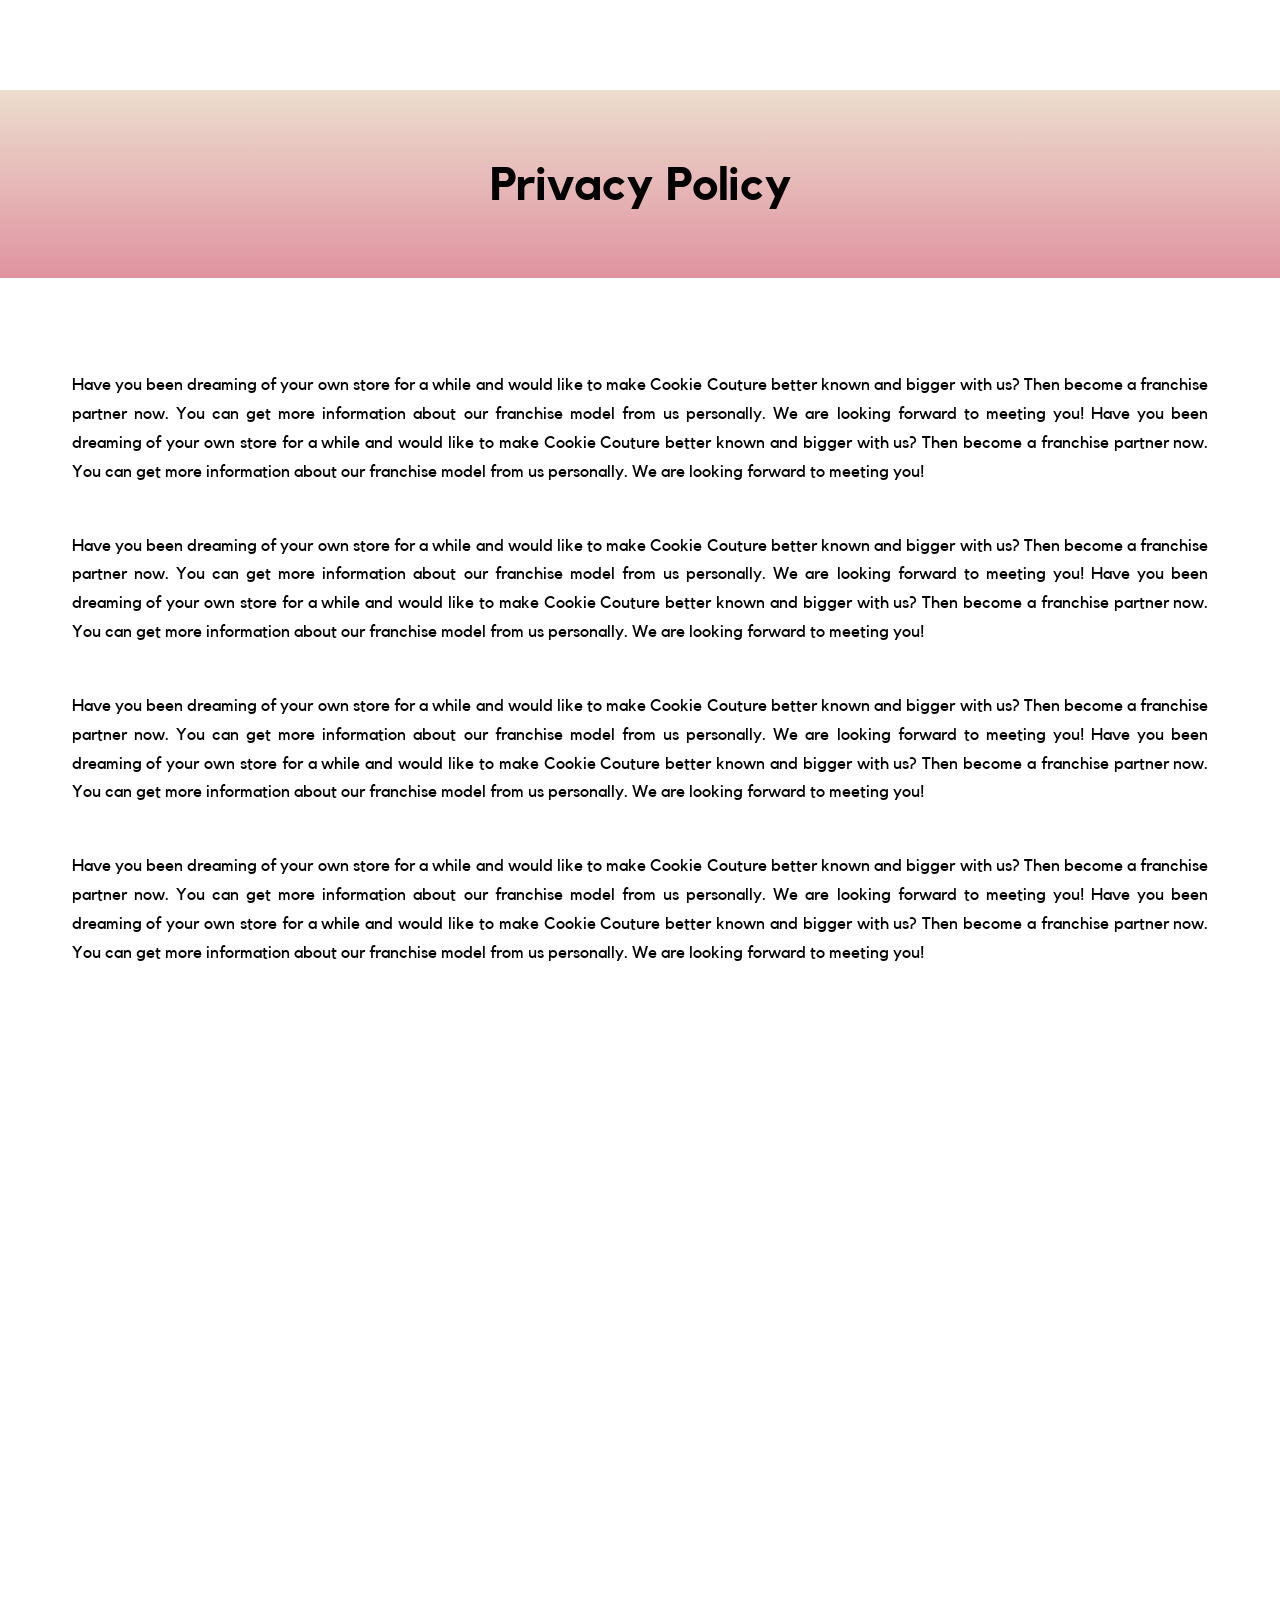
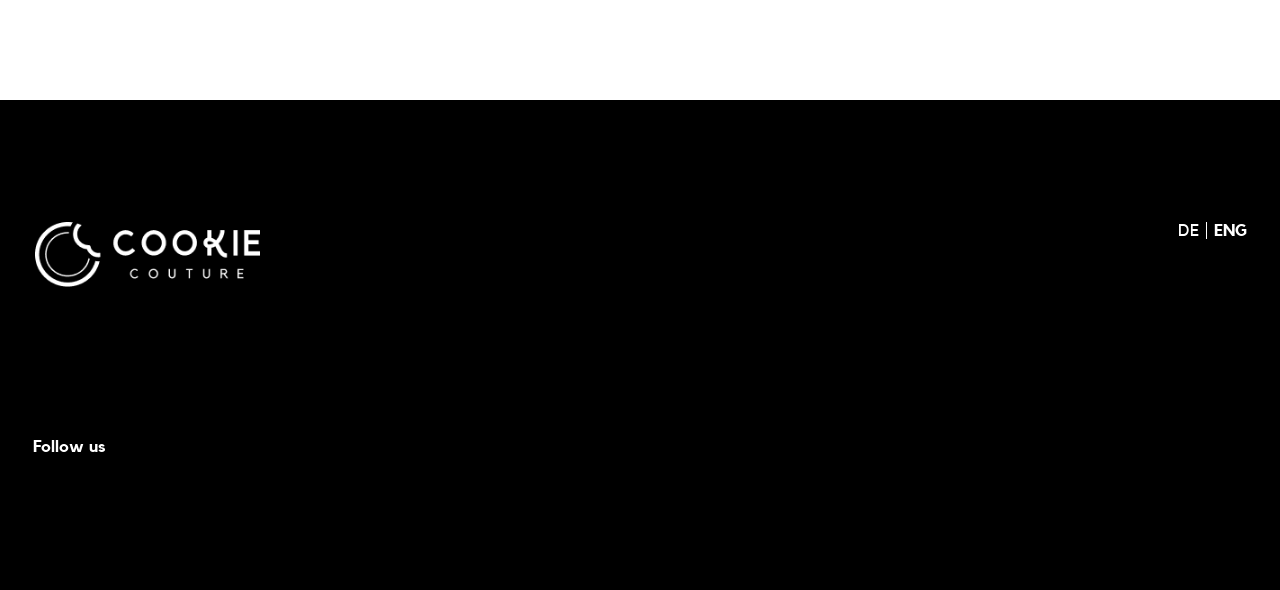
<file: privacy.html>
<!doctype html>
<html lang="en">
  <head>
    <meta charset="UTF-8" />
    <meta name="viewport" content="width=device-width, initial-scale=1.0" />
    <title>Cookie Coutre | Privacy Policy</title>
    <link
      rel="preload"
      as="image"
      href="./images/logo-header.webp"
      type="image/webp"
    />
    <link
      rel="shortcut icon"
      href="./images/icons/favicon.ico"
      type="image/x-icon"
    />
    <link rel="stylesheet" href="./styles/css/styles.min.css" />
  </head>
  <body class="page right-fix-padding">
    <div class="wrapper">
      <header class="header">
        <div class="header__container">
          <div class="header__content">
            <a href="/index.html" class="logo header__logo">
              <img
                src="./images/logo-header.webp"
                alt="cookie-logo"
                width="180"
                height="52"
                decoding="async"
              />
            </a>
            <div class="header__menu menu">
              <nav class="menu__body">
                <ul class="menu__list">
                  <li class="menu__item">
                    <a href="index.html#cookies" class="menu__link link"
                      ><span>Cookies</span></a
                    >
                  </li>
                  <li class="menu__item">
                    <a href="index.html#locations" class="menu__link link"
                      ><span>Locations</span></a
                    >
                  </li>
                  <li class="menu__item">
                    <a href="/about.html" class="menu__link link"
                      ><span>About</span></a
                    >
                  </li>
                  <li class="menu__item">
                    <a href="jobs.html" class="menu__link link"
                      ><span>Jobs</span></a
                    >
                  </li>
                  <li class="menu__item">
                    <a href="catering.html" class="menu__link link"
                      ><span>Catering</span></a
                    >
                  </li>
                  <li class="menu__item">
                    <a href="franchising.html" class="menu__link link"
                      ><span>Franchise</span></a
                    >
                  </li>
                </ul>
              </nav>
            </div>
            <button class="burger translate-center" aria-label="burger-button">
              <span></span>
            </button>
          </div>
        </div>
      </header>

      <main class="main">
        <section class="only-title">
          <div class="only-title__container">
            <div class="section-header">
              <h1 class="section-header__title">Privacy Policy</h1>
            </div>
          </div>
        </section>
        <div class="white-section-text scroll-anim">
          <div class="white-section-text__container">
            <p style="--index: 1">
              Have you been dreaming of your own store for a while and would
              like to make Cookie Couture better known and bigger with us? Then
              become a franchise partner now. You can get more information about
              our franchise model from us personally. We are looking forward to
              meeting you! Have you been dreaming of your own store for a while
              and would like to make Cookie Couture better known and bigger with
              us? Then become a franchise partner now. You can get more
              information about our franchise model from us personally. We are
              looking forward to meeting you!
            </p>
            <p style="--index: 2">
              Have you been dreaming of your own store for a while and would
              like to make Cookie Couture better known and bigger with us? Then
              become a franchise partner now. You can get more information about
              our franchise model from us personally. We are looking forward to
              meeting you! Have you been dreaming of your own store for a while
              and would like to make Cookie Couture better known and bigger with
              us? Then become a franchise partner now. You can get more
              information about our franchise model from us personally. We are
              looking forward to meeting you!
            </p>
            <p style="--index: 3">
              Have you been dreaming of your own store for a while and would
              like to make Cookie Couture better known and bigger with us? Then
              become a franchise partner now. You can get more information about
              our franchise model from us personally. We are looking forward to
              meeting you! Have you been dreaming of your own store for a while
              and would like to make Cookie Couture better known and bigger with
              us? Then become a franchise partner now. You can get more
              information about our franchise model from us personally. We are
              looking forward to meeting you!
            </p>
            <p style="--index: 4">
              Have you been dreaming of your own store for a while and would
              like to make Cookie Couture better known and bigger with us? Then
              become a franchise partner now. You can get more information about
              our franchise model from us personally. We are looking forward to
              meeting you! Have you been dreaming of your own store for a while
              and would like to make Cookie Couture better known and bigger with
              us? Then become a franchise partner now. You can get more
              information about our franchise model from us personally. We are
              looking forward to meeting you!
            </p>
            <p style="--index: 5">
              Have you been dreaming of your own store for a while and would
              like to make Cookie Couture better known and bigger with us? Then
              become a franchise partner now. You can get more information about
              our franchise model from us personally. We are looking forward to
              meeting you! Have you been dreaming of your own store for a while
              and would like to make Cookie Couture better known and bigger with
              us? Then become a franchise partner now. You can get more
              information about our franchise model from us personally. We are
              looking forward to meeting you!
            </p>
            <p style="--index: 6">
              Have you been dreaming of your own store for a while and would
              like to make Cookie Couture better known and bigger with us? Then
              become a franchise partner now. You can get more information about
              our franchise model from us personally. We are looking forward to
              meeting you! Have you been dreaming of your own store for a while
              and would like to make Cookie Couture better known and bigger with
              us? Then become a franchise partner now. You can get more
              information about our franchise model from us personally. We are
              looking forward to meeting you!
            </p>
            <p style="--index: 7">
              Have you been dreaming of your own store for a while and would
              like to make Cookie Couture better known and bigger with us? Then
              become a franchise partner now. You can get more information about
              our franchise model from us personally. We are looking forward to
              meeting you! Have you been dreaming of your own store for a while
              and would like to make Cookie Couture better known and bigger with
              us? Then become a franchise partner now. You can get more
              information about our franchise model from us personally. We are
              looking forward to meeting you!
            </p>
            <p style="--index: 8">
              Have you been dreaming of your own store for a while and would
              like to make Cookie Couture better known and bigger with us? Then
              become a franchise partner now. You can get more information about
              our franchise model from us personally. We are looking forward to
              meeting you! Have you been dreaming of your own store for a while
              and would like to make Cookie Couture better known and bigger with
              us? Then become a franchise partner now. You can get more
              information about our franchise model from us personally. We are
              looking forward to meeting you!
            </p>
          </div>
        </div>
      </main>

      <footer class="footer">
        <div class="footer__container">
          <div class="footer__content">
            <div class="footer__top">
              <a href="#" class="logo logo--footer">
                <img
                  src="./images/logo.webp"
                  alt="cookie-logo"
                  width="250"
                  height="120"
                  loading="lazy"
                  decoding="async"
                />
              </a>
              <nav class="footer-menu">
                <ul class="footer-menu__list scroll-anim">
                  <li class="footer-menu__item">
                    <a
                      href="contact.html"
                      class="footer-menu__link link"
                      style="--index: 1"
                      ><span>Contact</span></a
                    >
                  </li>
                  <li class="footer-menu__item">
                    <a
                      href="#"
                      class="footer-menu__link link"
                      style="--index: 2"
                      ><span>Press</span></a
                    >
                  </li>
                  <li class="footer-menu__item">
                    <a
                      href="jobs.html"
                      class="footer-menu__link link"
                      style="--index: 3"
                      ><span>Jobs</span></a
                    >
                  </li>
                  <li class="footer-menu__item">
                    <a
                      href="franchising.html"
                      class="footer-menu__link link"
                      style="--index: 4"
                      ><span>Franchise</span></a
                    >
                  </li>
                </ul>
                <ul class="footer-menu__list scroll-anim">
                  <li class="footer-menu__item">
                    <a
                      href="about.html"
                      class="footer-menu__link link"
                      style="--index: 1"
                      ><span>About Us</span></a
                    >
                  </li>
                  <li class="footer-menu__item">
                    <a
                      href="index.html#cookies"
                      class="footer-menu__link link"
                      style="--index: 2"
                      ><span>Cookie Menu</span></a
                    >
                  </li>
                  <li class="footer-menu__item">
                    <a
                      href="index.html#locations"
                      class="footer-menu__link link"
                      style="--index: 3"
                      ><span>Locations</span></a
                    >
                  </li>
                  <li class="footer-menu__item">
                    <a
                      href="catering.html"
                      class="footer-menu__link link"
                      style="--index: 4"
                      ><span>Catering</span></a
                    >
                  </li>
                </ul>
              </nav>
              <div class="footer__lang buttons-lang">
                <button class="button__lang link" type="button">
                  <span>DE</span>
                </button>
                <div class="buttons-lang__line"></div>
                <button
                  class="button__lang buttons-lang__lang--bold link"
                  type="button"
                >
                  <span>ENG</span>
                </button>
              </div>
            </div>
            <div class="footer__bottom">
              <div class="socials">
                <h4 class="socials__title"><strong>Follow us</strong></h4>
                <ul class="socials__list scroll-anim">
                  <li class="socials__item">
                    <a
                      href="https://www.instagram.com/accounts/login/"
                      class="socials__link"
                      target="_blank"
                      aria-label="instagram-icon"
                    >
                      <svg
                        xmlns="http://www.w3.org/2000/svg"
                        xmlns:xlink="http://www.w3.org/1999/xlink"
                        width="25"
                        height="25"
                        fill="none"
                      >
                        <g fill="#fff" clip-path="url(#a)">
                          <path
                            d="M14.697 12.5a2.197 2.197 0 1 1-4.394 0 2.197 2.197 0 0 1 4.394 0"
                          />
                          <path
                            d="M16.21 5.86H8.79a2.933 2.933 0 0 0-2.93 2.93v7.42a2.933 2.933 0 0 0 2.93 2.93h7.42a2.933 2.933 0 0 0 2.93-2.93V8.79a2.933 2.933 0 0 0-2.93-2.93M12.5 16.161A3.666 3.666 0 0 1 8.838 12.5 3.666 3.666 0 0 1 12.5 8.838a3.666 3.666 0 0 1 3.662 3.662 3.666 3.666 0 0 1-3.662 3.662m4.2-7.129a.732.732 0 1 1 0-1.465.732.732 0 0 1 0 1.465"
                          />
                          <path
                            d="M18.408 0H6.592A6.6 6.6 0 0 0 0 6.592v11.816A6.6 6.6 0 0 0 6.592 25h11.816A6.6 6.6 0 0 0 25 18.408V6.592A6.6 6.6 0 0 0 18.408 0m2.197 16.21a4.4 4.4 0 0 1-4.394 4.395H8.789a4.4 4.4 0 0 1-4.394-4.394V8.789a4.4 4.4 0 0 1 4.394-4.394h7.422a4.4 4.4 0 0 1 4.395 4.394z"
                          />
                        </g>
                        <defs>
                          <clipPath id="a">
                            <path fill="#fff" d="M0 0h25v25H0z" />
                          </clipPath>
                        </defs>
                      </svg>
                    </a>
                  </li>
                  <li class="socials__item">
                    <a
                      href="https://www.tiktok.com/uk-UA/"
                      class="socials__link"
                      aria-label="tiktok-icon"
                    >
                      <svg
                        xmlns="http://www.w3.org/2000/svg"
                        width="25"
                        height="25"
                        fill="none"
                      >
                        <path
                          fill="#fff"
                          d="M21.46 0H2.9C1.3 0 0 1.3 0 2.9v18.56c0 1.6 1.3 2.9 2.9 2.9h18.56c1.6 0 2.9-1.3 2.9-2.9V2.9c0-1.6-1.3-2.9-2.9-2.9m-2.317 10.627q-.197.019-.4.02a4.35 4.35 0 0 1-3.636-1.964v6.691a4.946 4.946 0 1 1-4.945-4.946c.103 0 .204.01.305.016v2.437c-.101-.012-.201-.03-.305-.03a2.524 2.524 0 1 0 0 5.048c1.394 0 2.625-1.099 2.625-2.493l.025-11.365h2.329a4.34 4.34 0 0 0 4.002 3.878z"
                        />
                      </svg>
                    </a>
                  </li>
                  <li class="socials__item">
                    <a
                      href="https://www.linkedin.com/login"
                      class="socials__link"
                      target="_blank"
                      aria-label="linkedin-icon"
                    >
                      <svg
                        xmlns="http://www.w3.org/2000/svg"
                        width="25"
                        height="25"
                        fill="none"
                      >
                        <path
                          fill="#fff"
                          d="M23.197 0H1.803C.807 0 0 .807 0 1.803v21.394C0 24.193.807 25 1.803 25h21.394c.996 0 1.803-.807 1.803-1.803V1.803C25 .807 24.193 0 23.197 0M8.867 18.897H5.824v-9.16h3.045zM7.347 8.487h-.02c-1.022 0-1.683-.703-1.683-1.582 0-.899.681-1.583 1.723-1.583 1.041 0 1.682.684 1.702 1.583 0 .879-.66 1.582-1.722 1.582m12.499 10.41H16.8v-4.9c0-1.232-.44-2.072-1.542-2.072-.841 0-1.342.567-1.562 1.114-.08.196-.1.469-.1.743v5.115h-3.045s.04-8.3 0-9.16h3.045v1.297c.404-.624 1.128-1.511 2.743-1.511 2.003 0 3.505 1.309 3.505 4.122z"
                        />
                      </svg>
                    </a>
                  </li>
                </ul>
              </div>
              <div class="privacy scroll-anim">
                <a href="imprint.html" class="privacy__link link"
                  ><span>Imprint</span></a
                >
                <div class="privacy__line"></div>
                <a href="privacy.html" class="privacy__link link"
                  ><span>Privacy Policy</span></a
                >
              </div>
            </div>
          </div>
        </div>
      </footer>
    </div>
    <script type="module" src="./scripts/main.js"></script>
  </body>
</html>
</file>
<file: styles/css/styles.min.css>
*{padding:0px;margin:0px;border:0px}*,*::before,*::after{-webkit-box-sizing:border-box;box-sizing:border-box}*::before,*::after{display:inline-block}html,body{height:100%}html{scroll-behavior:smooth}body{line-height:1;scrollbar-gutter:stable;-ms-text-size-adjust:100%;-moz-text-size-adjust:100%;-webkit-text-size-adjust:100%;-webkit-font-smoothing:antialiased;-moz-osx-font-smoothing:grayscale}input,button,textarea{font-family:inherit;font-size:inherit;line-height:inherit;color:inherit;background-color:rgba(0,0,0,0)}input,textarea{width:100%}label{display:inline-block}button,select,option{cursor:pointer}a{display:inline-block;color:inherit;text-decoration:none}ul li{list-style:none}img{max-width:100%;height:auto;vertical-align:middle}h1,h2,h3,h4,h5,h6{font-weight:inherit;font-size:inherit}@font-face{font-family:"Lena";src:url("../../fonts/Lena.woff2") format("woff2");font-weight:normal;font-style:normal;font-display:swap}@font-face{font-family:"Kollektif";src:url("../../fonts/Kollektif.woff2") format("woff2");font-weight:normal;font-style:normal;font-display:swap}@font-face{font-family:"Kollektif";src:url("../../fonts/Kollektif-Bold.woff2") format("woff2");font-weight:bold;font-style:normal;font-display:swap}.burger:after,.burger:before,.burger span{display:block;position:absolute;top:50%;left:0;background-color:#000;width:40px;height:3px;border-radius:0}.burger{position:relative;z-index:5}.burger span{margin-top:-1.5px}.burger:before{content:"";margin-top:-16.5px}.burger:after{content:"";margin-top:13.5px}@media(max-width: 1024px){.burger{width:40px;height:40px;display:inline-block;position:relative;background-color:rgba(0,0,0,0);border:0;padding:0;outline:none;-webkit-user-select:none;-moz-user-select:none;-ms-user-select:none;user-select:none;-webkit-touch-callout:none;-ms-touch-action:manipulation;touch-action:manipulation;cursor:pointer}}@media(min-width: 1024.9px){.burger{display:none}}.translate-center span{-webkit-transition:.2s ease-in-out .2s;transition:.2s ease-in-out .2s}.translate-center:before,.translate-center:after{-webkit-transition:margin .2s ease-in-out .2s,-webkit-transform .2s ease-in-out 0s;transition:margin .2s ease-in-out .2s,-webkit-transform .2s ease-in-out 0s;transition:margin .2s ease-in-out .2s,transform .2s ease-in-out 0s;transition:margin .2s ease-in-out .2s,transform .2s ease-in-out 0s,-webkit-transform .2s ease-in-out 0s}.translate-center.active span{background-color:rgba(0,0,0,0);-webkit-transition-delay:0s;transition-delay:0s}.translate-center.active:before,.translate-center.active:after{margin-top:0;-webkit-transition-delay:0s,.25s,.25s;transition-delay:0s,.25s,.25s}.translate-center.active:before{-webkit-transform:rotate(45deg);-ms-transform:rotate(45deg);transform:rotate(45deg)}.translate-center.active:after{-webkit-transform:rotate(-45deg);-ms-transform:rotate(-45deg);transform:rotate(-45deg)}.button{width:min(100%,592px);position:relative;left:0;top:0;padding:.5625rem;display:-webkit-box;display:-ms-flexbox;display:flex;-webkit-box-pack:center;-ms-flex-pack:center;justify-content:center;-webkit-box-align:center;-ms-flex-align:center;align-items:center;-webkit-column-gap:10px;-moz-column-gap:10px;column-gap:10px;color:#000;border-radius:3px;border:1px solid currentColor;opacity:0;scale:0;-webkit-transition:.3s ease-in-out;transition:.3s ease-in-out;cursor:pointer;overflow:hidden;z-index:2}.button span,.button strong{position:relative;top:0;left:0;z-index:2}.button{font-size:1.25rem}@media(max-width: 1466px){.button{font-size:calc(0.875rem + (0.375)*(100vw - 20rem)/(71.625))}}.button::after{content:"";position:absolute;top:0;right:-100%;z-index:-1;width:52%;height:110%;background-color:#dc754f;clip-path:polygon(0% 1.5%, 85% 0%, 100.1% 0%, 100.1% 100.3%, 85% 100%, 28.6% 99.8%, 25.4% 90.8%, 4.1% 18%);-webkit-transition:.3s ease-out;transition:.3s ease-out}@media(hover: hover)and (pointer: fine){.button:hover::after,.button:focus-within::after{right:0}}@media(hover: none)and (pointer: coarse){.button:active::after,.button:focus::after,.button:focus-within::after{right:0}}@media(hover: hover)and (pointer: fine){.button:hover,.button:focus-within{border:1px solid #dc754f}}@media(hover: none)and (pointer: coarse){.button:active,.button:focus,.button:focus-within{border:1px solid #dc754f}}.button.active{opacity:1;scale:1}.buttons-lang{display:-webkit-box;display:-ms-flexbox;display:flex;-webkit-column-gap:7px;-moz-column-gap:7px;column-gap:7px}.buttons-lang__line{background-color:#fff;width:1px}.buttons-lang__lang{font-size:1.125rem}@media(max-width: 1466px){.buttons-lang__lang{font-size:calc(0.875rem + (0.25)*(100vw - 20rem)/(71.625))}}.buttons-lang__lang{text-transform:uppercase}.buttons-lang__lang--bold{font-weight:bold}.footer{background-color:#000;color:#fff}.footer__container{max-width:1354px;margin-inline:auto;overflow-x:clip;padding-inline:36px}@media(max-width: 1466px){.footer__container{padding-inline:calc(15px + (21)*(100vw - 320px)/(1146))}}.footer__content{display:-webkit-box;display:-ms-flexbox;display:flex;-webkit-box-orient:vertical;-webkit-box-direction:normal;-ms-flex-direction:column;flex-direction:column;row-gap:108px}@media(max-width: 1466px){.footer__content{row-gap:calc(52px + (56)*(100vw - 320px)/(1146))}}.footer__content{padding-top:132px}@media(max-width: 1466px){.footer__content{padding-top:calc(70px + (62)*(100vw - 320px)/(1146))}}.footer__content{padding-bottom:89px}@media(max-width: 1466px){.footer__content{padding-bottom:calc(40px + (49)*(100vw - 320px)/(1146))}}.footer__top{display:-webkit-box;display:-ms-flexbox;display:flex;-webkit-box-pack:justify;-ms-flex-pack:justify;justify-content:space-between}.footer__bottom{display:-webkit-box;display:-ms-flexbox;display:flex;-webkit-column-gap:20px;-moz-column-gap:20px;column-gap:20px;-webkit-box-pack:justify;-ms-flex-pack:justify;justify-content:space-between;-webkit-box-align:end;-ms-flex-align:end;align-items:end}.footer__lang{-ms-flex-item-align:start;align-self:start}@media(max-width: 600px){.footer .footer__top{-ms-flex-wrap:wrap;flex-wrap:wrap;-webkit-column-gap:10px;-moz-column-gap:10px;column-gap:10px;-webkit-box-pack:space-evenly;-ms-flex-pack:space-evenly;justify-content:space-evenly}.footer .logo--footer{-webkit-box-ordinal-group:2;-ms-flex-order:1;order:1}.footer .footer__lang{-webkit-box-ordinal-group:3;-ms-flex-order:2;order:2;margin-bottom:108px}}@media(max-width: 600px)and (max-width: 1466px){.footer .footer__lang{margin-bottom:calc(52px + (56)*(100vw - 320px)/(1146))}}@media(max-width: 600px){.footer .footer-menu{-webkit-box-ordinal-group:4;-ms-flex-order:3;order:3}}.footer-menu{display:-webkit-box;display:-ms-flexbox;display:flex;-webkit-box-pack:justify;-ms-flex-pack:justify;justify-content:space-between;-ms-flex-wrap:wrap;flex-wrap:wrap;-webkit-column-gap:120px;-moz-column-gap:120px;column-gap:120px}.footer-menu__list{display:-webkit-box;display:-ms-flexbox;display:flex;-webkit-box-orient:vertical;-webkit-box-direction:normal;-ms-flex-direction:column;flex-direction:column;row-gap:1rem}.footer-menu__link{font-weight:700;color:#fff;font-size:1.125rem}@media(max-width: 1466px){.footer-menu__link{font-size:calc(0.875rem + (0.25)*(100vw - 20rem)/(71.625))}}.footer-menu__list.scroll-anim a{-webkit-transition:450ms linear;transition:450ms linear;opacity:0;translate:0 -30px}.footer-menu__list.scroll-anim a.active{opacity:1;translate:0 0px;-webkit-transition-delay:calc(var(--index)*50ms);transition-delay:calc(var(--index)*50ms)}.header{position:sticky;left:0;top:0;right:0;z-index:50;-webkit-transition:.3s ease-in-out;transition:.3s ease-in-out}.header__content{width:100%;display:-webkit-box;display:-ms-flexbox;display:flex;-webkit-box-pack:justify;-ms-flex-pack:justify;justify-content:space-between;-webkit-box-align:center;-ms-flex-align:center;align-items:center;-webkit-column-gap:2rem;-moz-column-gap:2rem;column-gap:2rem;-webkit-transition:.3s ease-in-out;transition:.3s ease-in-out;padding-block:22px}@media(max-width: 1466px){.header__content{padding-block:calc(12px + (10)*(100vw - 320px)/(1146))}}.header__container{max-width:1354px;margin-inline:auto;overflow-x:clip;padding-inline:36px}@media(max-width: 1466px){.header__container{padding-inline:calc(15px + (21)*(100vw - 320px)/(1146))}}.header__logo{position:relative;top:0;left:0;z-index:5;font-size:1.8rem}.header.scrolling{background:rgba(79,79,84,.2);backdrop-filter:blur(18px)}.header.hidden{opacity:0;-webkit-transform:translateY(-30px);-ms-transform:translateY(-30px);transform:translateY(-30px)}.link span{position:relative}@media(hover: hover)and (pointer: fine){.link span:hover::before,.link span:focus-within::before{-webkit-transform:scaleX(1) translateY(0px);-ms-transform:scaleX(1) translateY(0px);transform:scaleX(1) translateY(0px)}}@media(hover: none)and (pointer: coarse){.link span:active::before,.link span:focus::before,.link span:focus-within::before{-webkit-transform:scaleX(1) translateY(0px);-ms-transform:scaleX(1) translateY(0px);transform:scaleX(1) translateY(0px)}}.link span::before{content:"";position:absolute;height:2px;bottom:0;left:0;right:0;color:inherit;background-color:currentColor;-webkit-transform:scaleX(0) translateY(5px);-ms-transform:scaleX(0) translateY(5px);transform:scaleX(0) translateY(5px);-webkit-transition:-webkit-transform .3s ease-in-out;transition:-webkit-transform .3s ease-in-out;transition:transform .3s ease-in-out;transition:transform .3s ease-in-out, -webkit-transform .3s ease-in-out}.logo{-ms-flex-negative:0;flex-shrink:0;width:180px}@media(max-width: 1466px){.logo{width:calc(120px + (60)*(100vw - 320px)/(1146))}}.logo{height:52px}@media(max-width: 1466px){.logo{height:calc(35px + (17)*(100vw - 320px)/(1146))}}.logo{overflow:hidden}.logo img{width:100%;height:100%;-o-object-fit:contain;object-fit:contain;-o-object-position:center;object-position:center}.logo img{-webkit-transition:.3s linear;transition:.3s linear}@media(hover: hover)and (pointer: fine){.logo:hover img,.logo:focus-within img{-webkit-filter:brightness(0) saturate(100%) invert(14%) sepia(100%) saturate(7495%) hue-rotate(0deg) brightness(100%) contrast(120%);filter:brightness(0) saturate(100%) invert(14%) sepia(100%) saturate(7495%) hue-rotate(0deg) brightness(100%) contrast(120%)}}@media(hover: none)and (pointer: coarse){.logo:active img,.logo:focus img,.logo:focus-within img{-webkit-filter:brightness(0) saturate(100%) invert(14%) sepia(100%) saturate(7495%) hue-rotate(0deg) brightness(100%) contrast(120%);filter:brightness(0) saturate(100%) invert(14%) sepia(100%) saturate(7495%) hue-rotate(0deg) brightness(100%) contrast(120%)}}.logo--footer{width:250px}@media(max-width: 1466px){.logo--footer{width:calc(125px + (125)*(100vw - 320px)/(1146))}}.logo--footer{height:72px}@media(max-width: 1466px){.logo--footer{height:calc(32px + (40)*(100vw - 320px)/(1146))}}.menu{--gradient: linear-gradient(0deg, #ffb99a 0%, #ffdbc5 100%)}@media(max-width: 1024.9px){.menu__body{position:fixed;left:-100%;top:0;width:100%;height:100svh;padding:100px 30px 30px;-webkit-transition:.3s ease-in-out;transition:.3s ease-in-out;background:var(--gradient);overflow-y:auto;z-index:2}}.menu__body::before{content:"";position:fixed;width:100%;min-height:80px;left:-100%;top:0;-webkit-transition:.3s;transition:.3s;backdrop-filter:blur(18px);z-index:4}@media(max-width: 1024.9px){.menu__list{width:100%;display:-webkit-box;display:-ms-flexbox;display:flex;-webkit-box-orient:vertical;-webkit-box-direction:normal;-ms-flex-direction:column;flex-direction:column;-webkit-box-align:center;-ms-flex-align:center;align-items:center;row-gap:2.5rem}}@media(min-width: 1024.9px){.menu__list{padding-block:.5rem;display:-webkit-box;display:-ms-flexbox;display:flex;-webkit-box-orient:horizontal;-webkit-box-direction:normal;-ms-flex-direction:row;flex-direction:row;-webkit-box-align:center;-ms-flex-align:center;align-items:center;-ms-flex-wrap:wrap;flex-wrap:wrap;row-gap:1.5rem;-webkit-column-gap:64px;-moz-column-gap:64px;column-gap:64px}}@media(min-width: 1024.9px)and (max-width: 1466px){.menu__list{-webkit-column-gap:calc(32px + (32)*(100vw - 320px)/(1146));-moz-column-gap:calc(32px + (32)*(100vw - 320px)/(1146));column-gap:calc(32px + (32)*(100vw - 320px)/(1146))}}.menu__link{display:inline-block;font-weight:400;color:#000;font-size:1.25rem}@media(max-width: 1466px){.menu__link{font-size:calc(1.5rem + (-0.25)*(100vw - 20rem)/(71.625))}}.menu__body.open{left:0%}.menu__body.open::before{left:0}.menu__link.active{color:#dc754f}.page{min-width:320px;font-family:"Kollektif";color:#000;background-color:#fff;font-weight:400;overflow-x:clip;font-size:calc(0.875rem + (0.125)*(100vw - 20rem)/(27.99875))}@media(min-width: 767.98px){.page{font-size:calc(1rem + (0.125)*(100vw - 47.99875rem)/(43.62625))}}@media(min-width: 1466px){.page{font-size:1.125rem}}.page.lock{overflow:hidden;-ms-touch-action:none;touch-action:none;-ms-scroll-chaining:none;overscroll-behavior:none}.wrapper{min-height:100%;display:-webkit-box;display:-ms-flexbox;display:flex;-webkit-box-orient:vertical;-webkit-box-direction:normal;-ms-flex-direction:column;flex-direction:column;overflow:clip}.wrapper>main{-webkit-box-flex:1;-ms-flex:1 1 auto;flex:1 1 auto}.wrapper>*{min-width:0}.privacy{display:-webkit-box;display:-ms-flexbox;display:flex;-webkit-column-gap:7px;-moz-column-gap:7px;column-gap:7px}.privacy__line{background-color:#fff;width:1px}.privacy__link{font-size:1.125rem}@media(max-width: 1466px){.privacy__link{font-size:calc(0.875rem + (0.25)*(100vw - 20rem)/(71.625))}}.privacy.scroll-anim{-webkit-transition:450ms linear .3s;transition:450ms linear .3s;opacity:0;translate:30px 0}.privacy.scroll-anim.active{opacity:1;translate:0 0}.section-header{display:-webkit-box;display:-ms-flexbox;display:flex;-webkit-box-orient:vertical;-webkit-box-direction:normal;-ms-flex-direction:column;flex-direction:column;-webkit-box-align:center;-ms-flex-align:center;align-items:center;row-gap:42px}@media(max-width: 1466px){.section-header{row-gap:calc(22px + (20)*(100vw - 320px)/(1146))}}.section-header__slogan{font-family:"Lena";font-weight:400;text-transform:uppercase;text-align:center;font-size:1.25rem}@media(max-width: 1466px){.section-header__slogan{font-size:calc(1rem + (0.25)*(100vw - 20rem)/(71.625))}}.section-header__title{font-weight:700;text-align:center;font-size:3.125rem}@media(max-width: 1466px){.section-header__title{font-size:calc(1.5rem + (1.625)*(100vw - 20rem)/(71.625))}}.section-label{padding:1.3125rem;background-color:#000;width:76.73vw;translate:0 -50%}@media(min-width: 767.98px){.section-label{width:50vw}}.section-label__title{max-width:650px;margin-left:auto;color:#fff}.section-label__title span{font-family:"Lena";font-weight:400}.section-label__title span,.section-label__title strong{color:#fff;font-size:1.875rem}@media(max-width: 1466px){.section-label__title span,.section-label__title strong{font-size:calc(1rem + (0.875)*(100vw - 20rem)/(71.625))}}.section-label__title{padding-left:44px}@media(max-width: 1466px){.section-label__title{padding-left:calc(22px + (22)*(100vw - 320px)/(1146))}}.socials{display:-webkit-box;display:-ms-flexbox;display:flex;-webkit-box-orient:vertical;-webkit-box-direction:normal;-ms-flex-direction:column;flex-direction:column;row-gap:1.625rem}@media(max-width: 1466px){.socials{row-gap:calc(1rem + (0.625)*(100vw - 20rem)/(71.625))}}.socials__title{width:-webkit-fit-content;width:-moz-fit-content;width:fit-content;text-align:center;font-weight:700;font-size:calc(1.125px + (0 1.5-1.125)*(100vw - 320px)/(447.98))}@media(min-width: 767.98px){.socials__title{font-size:calc(0 1.5px + (rem-0 1.5)*(100vw - 767.98px)/(698.02))}}@media(min-width: 1466px){.socials__title{font-size:rempx}}.socials__list{display:-webkit-box;display:-ms-flexbox;display:flex;-webkit-column-gap:14px;-moz-column-gap:14px;column-gap:14px;-webkit-box-align:center;-ms-flex-align:center;align-items:center}.socials__link svg path,.socials__link svg g{-webkit-transition:.3s ease-in;transition:.3s ease-in}@media(hover: hover)and (pointer: fine){.socials__link svg:hover g,.socials__link svg:focus-within g{fill:#dc754f}}@media(hover: none)and (pointer: coarse){.socials__link svg:active g,.socials__link svg:focus g,.socials__link svg:focus-within g{fill:#dc754f}}@media(hover: hover)and (pointer: fine){.socials__link svg:hover path,.socials__link svg:focus-within path{fill:#dc754f}}@media(hover: none)and (pointer: coarse){.socials__link svg:active path,.socials__link svg:focus path,.socials__link svg:focus-within path{fill:#dc754f}}.socials__list.scroll-anim a{-webkit-transition:450ms linear;transition:450ms linear;opacity:0;translate:-30px 0}.socials__list.scroll-anim a.active{opacity:1;translate:0 0;-webkit-transition-delay:.6s;transition-delay:.6s}.subtitle{font-weight:700;font-size:1.875rem}@media(max-width: 1466px){.subtitle{font-size:calc(0.9375rem + (0.9375)*(100vw - 20rem)/(71.625))}}.white-section-text__container{max-width:1202px;margin-inline:auto;overflow-x:clip;padding-inline:36px}@media(max-width: 1466px){.white-section-text__container{padding-inline:calc(15px + (21)*(100vw - 320px)/(1146))}}.white-section-text__container{padding-block:100px}@media(max-width: 1466px){.white-section-text__container{padding-block:calc(50px + (50)*(100vw - 320px)/(1146))}}.white-section-text__container p{line-height:166.666667%;text-align:justify;font-size:1.125rem}@media(max-width: 1466px){.white-section-text__container p{font-size:calc(0.875rem + (0.25)*(100vw - 20rem)/(71.625))}}.white-section-text__container p:not(:last-child){margin-bottom:3.125rem}@media(max-width: 1466px){.white-section-text__container p:not(:last-child){margin-bottom:calc(1.25rem + (1.875)*(100vw - 20rem)/(71.625))}}.white-section-text__title{font-weight:700;margin-bottom:1.25rem}@media(max-width: 1466px){.white-section-text__title{margin-bottom:calc(0.625rem + (0.625)*(100vw - 20rem)/(71.625))}}.white-section-text__text{margin-bottom:1.875rem}@media(max-width: 1466px){.white-section-text__text{margin-bottom:calc(1.25rem + (0.625)*(100vw - 20rem)/(71.625))}}.white-section-text__list{display:-webkit-box;display:-ms-flexbox;display:flex;-webkit-box-orient:vertical;-webkit-box-direction:normal;-ms-flex-direction:column;flex-direction:column;row-gap:.75rem}.white-section-text__item{position:relative;display:-webkit-box;display:-ms-flexbox;display:flex;-webkit-box-align:center;-ms-flex-align:center;align-items:center}.white-section-text__item::before{content:"";width:4px;height:4px;margin-right:.75rem;border-radius:50%;background-color:currentColor}.white-section-text.scroll-anim p{-webkit-transition:.3s linear;transition:.3s linear;opacity:0;-webkit-transform:translateY(-15px);-ms-transform:translateY(-15px);transform:translateY(-15px)}.white-section-text.scroll-anim p.active{-webkit-transition:.3s linear;transition:.3s linear;opacity:1;-webkit-transform:translateY(0px);-ms-transform:translateY(0px);transform:translateY(0px);-webkit-transition-delay:calc(var(--index)*50ms);transition-delay:calc(var(--index)*50ms)}.only-title{background:-webkit-gradient(linear, left bottom, left top, from(#e093a0), to(#ecddce));background:linear-gradient(0deg, #e093a0 0%, #ecddce 100%)}.only-title__container{display:-webkit-box;display:-ms-flexbox;display:flex;-webkit-box-orient:vertical;-webkit-box-direction:normal;-ms-flex-direction:column;flex-direction:column;-webkit-box-pack:center;-ms-flex-pack:center;justify-content:center;-webkit-box-align:center;-ms-flex-align:center;align-items:center;padding:79px}@media(max-width: 1466px){.only-title__container{padding:calc(32px + (47)*(100vw - 320px)/(1146))}}.hero-page__top{background:-webkit-gradient(linear, left bottom, left top, from(#e093a0), to(#ecddce));background:linear-gradient(0deg, #e093a0 0%, #ecddce 100%);padding-top:20px;margin-bottom:113px}@media(max-width: 1466px){.hero-page__top{margin-bottom:calc(25px + (88)*(100vw - 320px)/(1146))}}.hero-page__container{max-width:1320px;margin-inline:auto;overflow-x:clip;display:-webkit-box;display:-ms-flexbox;display:flex;-ms-flex-wrap:wrap;flex-wrap:wrap;-webkit-box-pack:center;-ms-flex-pack:center;justify-content:center;-webkit-box-align:center;-ms-flex-align:center;align-items:center;padding-inline:36px}@media(max-width: 1466px){.hero-page__container{padding-inline:calc(15px + (21)*(100vw - 320px)/(1146))}}.hero-page__container{-webkit-column-gap:110px;-moz-column-gap:110px;column-gap:110px}@media(max-width: 1466px){.hero-page__container{-webkit-column-gap:calc(20px + (90)*(100vw - 320px)/(1146));-moz-column-gap:calc(20px + (90)*(100vw - 320px)/(1146));column-gap:calc(20px + (90)*(100vw - 320px)/(1146))}}@media(min-width: 767.98px){.hero-page__container{-ms-flex-wrap:nowrap;flex-wrap:nowrap}}.hero-page__img{-ms-flex-negative:0;flex-shrink:0;aspect-ratio:750/500;translate:0 20%;width:750px}@media(max-width: 1466px){.hero-page__img{width:calc(280px + (470)*(100vw - 320px)/(1146))}}.hero-page__img{overflow:hidden}.hero-page__img img{width:100%;height:100%;-o-object-fit:cover;object-fit:cover;-o-object-position:center;object-position:center}.order{background:#ecddce}.order__container{max-width:715px;margin-inline:auto;display:-webkit-box;display:-ms-flexbox;display:flex;-webkit-box-orient:vertical;-webkit-box-direction:normal;-ms-flex-direction:column;flex-direction:column;-webkit-box-align:center;-ms-flex-align:center;align-items:center;overflow-x:clip;padding-inline:36px}@media(max-width: 1466px){.order__container{padding-inline:calc(15px + (21)*(100vw - 320px)/(1146))}}.order__container{padding-top:74px}@media(max-width: 1466px){.order__container{padding-top:calc(30px + (44)*(100vw - 320px)/(1146))}}.order__container{padding-bottom:100px}@media(max-width: 1466px){.order__container{padding-bottom:calc(50px + (50)*(100vw - 320px)/(1146))}}.order__title strong{font-weight:700}.order__title span{font-family:"Lena";font-weight:400}.order__title{font-size:2.5rem}@media(max-width: 1466px){.order__title{font-size:calc(1.25rem + (1.25)*(100vw - 20rem)/(71.625))}}.order__title{margin-bottom:50px}@media(max-width: 1466px){.order__title{margin-bottom:calc(20px + (30)*(100vw - 320px)/(1146))}}.order__subtitle{width:-webkit-fit-content;width:-moz-fit-content;width:fit-content;text-align:center;margin-inline:auto}.order__text p{text-align:center}.order__text p:not(:last-child){margin-bottom:.625rem}.order__text{margin-bottom:89px}@media(max-width: 1466px){.order__text{margin-bottom:calc(36px + (53)*(100vw - 320px)/(1146))}}.catering__text{margin-bottom:50px}@media(max-width: 1466px){.catering__text{margin-bottom:calc(20px + (30)*(100vw - 320px)/(1146))}}.values{position:relative;background:-webkit-gradient(linear, left bottom, left top, from(#e093a0), to(#ecddce));background:linear-gradient(0deg, #e093a0 0%, #ecddce 100%);padding-block:132px}@media(max-width: 1466px){.values{padding-block:calc(64px + (68)*(100vw - 320px)/(1146))}}.values__label{position:absolute;top:0;left:0}.values__container{max-width:1315px;margin-inline:auto;overflow-x:clip;padding-inline:36px}@media(max-width: 1466px){.values__container{padding-inline:calc(15px + (21)*(100vw - 320px)/(1146))}}.values__content{display:grid;grid-template-columns:repeat(1, minmax(280px, 513px));-webkit-box-pack:space-evenly;-ms-flex-pack:space-evenly;justify-content:space-evenly;-webkit-column-gap:1rem;-moz-column-gap:1rem;column-gap:1rem;row-gap:60px}@media(max-width: 1466px){.values__content{row-gap:calc(30px + (30)*(100vw - 320px)/(1146))}}@media(min-width: 767.98px){.values__content{grid-template-columns:repeat(2, minmax(280px, 513px));-webkit-box-pack:justify;-ms-flex-pack:justify;justify-content:space-between}}.card-values{display:-webkit-box;display:-ms-flexbox;display:flex;-webkit-box-orient:vertical;-webkit-box-direction:normal;-ms-flex-direction:column;flex-direction:column;-webkit-box-align:center;-ms-flex-align:center;align-items:center;background-color:#ecddce;padding-inline:52px}@media(max-width: 1466px){.card-values{padding-inline:calc(20px + (32)*(100vw - 320px)/(1146))}}.card-values{padding-block:56px}@media(max-width: 1466px){.card-values{padding-block:calc(26px + (30)*(100vw - 320px)/(1146))}}.card-values__img{aspect-ratio:1/1;overflow:hidden}.card-values__img img{width:100%;height:100%;-o-object-fit:contain;object-fit:contain;-o-object-position:center;object-position:center}.card-values__img{margin-bottom:28px}@media(max-width: 1466px){.card-values__img{margin-bottom:calc(14px + (14)*(100vw - 320px)/(1146))}}.card-values__title{text-align:center;margin-bottom:40px}@media(max-width: 1466px){.card-values__title{margin-bottom:calc(20px + (20)*(100vw - 320px)/(1146))}}.card-values__text p{text-align:justify;line-height:166.666667%}.card-values__text p:not(:last-child){margin-bottom:.625rem}.card-values.scroll-anim .card-values__img{-webkit-transition:.3s ease-in-out 150ms;transition:.3s ease-in-out 150ms;opacity:0;scale:0}.card-values.scroll-anim.active .card-values__img{-webkit-transition:.3s ease-in-out 150ms;transition:.3s ease-in-out 150ms;opacity:1;scale:1}.home__container{max-width:1315px;margin-inline:auto;overflow-x:clip;padding-inline:36px}@media(max-width: 1466px){.home__container{padding-inline:calc(15px + (21)*(100vw - 320px)/(1146))}}.home__locations{position:relative}.hero{background:-webkit-gradient(linear, left bottom, left top, from(#e093a0), to(#ecddce));background:linear-gradient(0deg, #e093a0 0%, #ecddce 100%)}.hero__content{display:-webkit-box;display:-ms-flexbox;display:flex;-webkit-box-pack:center;-ms-flex-pack:center;justify-content:center;-webkit-box-align:center;-ms-flex-align:center;align-items:center;-ms-flex-wrap:wrap-reverse;flex-wrap:wrap-reverse}@media(min-width: 767.98px){.hero__content{-ms-flex-wrap:nowrap;flex-wrap:nowrap}}.hero__img{aspect-ratio:1/1;width:100%}@media(min-width: 767.98px){.hero__img{max-width:47%}}.hero__img{overflow:hidden}.hero__img img{width:100%;height:100%;-o-object-fit:cover;object-fit:cover;-o-object-position:center;object-position:center}.hero__text-content{max-width:464px;margin-top:30px;padding-inline:36px}@media(max-width: 1466px){.hero__text-content{padding-inline:calc(15px + (21)*(100vw - 320px)/(1146))}}.hero__header{margin-bottom:3.25rem}@media(max-width: 1466px){.hero__header{margin-bottom:calc(1.375rem + (1.875)*(100vw - 20rem)/(71.625))}}.hero__title{font-size:3.125rem}@media(max-width: 1466px){.hero__title{font-size:calc(1.375rem + (1.75)*(100vw - 20rem)/(71.625))}}.hero__button span{font-family:"Lena";font-weight:400}.locations__label{position:absolute;top:0;left:0}.locations-top{background:-webkit-gradient(linear, left bottom, left top, from(#e093a0), to(#ecddce));background:linear-gradient(0deg, #e093a0 0%, #ecddce 100%);padding-top:127px}@media(max-width: 1466px){.locations-top{padding-top:calc(60px + (67)*(100vw - 320px)/(1146))}}.locations-top{padding-bottom:91px}@media(max-width: 1466px){.locations-top{padding-bottom:calc(40px + (51)*(100vw - 320px)/(1146))}}.locations-top__container{max-width:1315px;margin-inline:auto;overflow-x:clip;padding-inline:36px}@media(max-width: 1466px){.locations-top__container{padding-inline:calc(15px + (21)*(100vw - 320px)/(1146))}}.locations-top__content{display:grid;grid-template-columns:repeat(1, minmax(280px, 513px));-webkit-box-pack:space-evenly;-ms-flex-pack:space-evenly;justify-content:space-evenly;-webkit-column-gap:1rem;-moz-column-gap:1rem;column-gap:1rem;row-gap:60px}@media(max-width: 1466px){.locations-top__content{row-gap:calc(30px + (30)*(100vw - 320px)/(1146))}}@media(min-width: 767.98px){.locations-top__content{grid-template-columns:repeat(2, minmax(280px, 513px));-webkit-box-pack:justify;-ms-flex-pack:justify;justify-content:space-between}}.locations-bottom__content{display:-webkit-box;display:-ms-flexbox;display:flex;-ms-flex-wrap:wrap;flex-wrap:wrap}@media(min-width: 767.98px){.locations-bottom__content{-ms-flex-wrap:nowrap;flex-wrap:nowrap}}.locations-bottom__item{display:-webkit-box;display:-ms-flexbox;display:flex;-webkit-box-pack:center;-ms-flex-pack:center;justify-content:center;-webkit-box-align:center;-ms-flex-align:center;align-items:center;width:100vw}@media(min-width: 767.98px){.locations-bottom__item{width:50vw}}.locations-bottom__item{padding-bottom:127px}@media(max-width: 1466px){.locations-bottom__item{padding-bottom:calc(60px + (67)*(100vw - 320px)/(1146))}}.locations-bottom__item{padding-top:91px}@media(max-width: 1466px){.locations-bottom__item{padding-top:calc(40px + (51)*(100vw - 320px)/(1146))}}.locations-bottom__item:nth-child(1){background-color:#ecddce}.locations-bottom__item:nth-child(2){background-color:#f4d8dd}.locations-bottom-item{max-width:410px;display:-webkit-box;display:-ms-flexbox;display:flex;-webkit-box-orient:vertical;-webkit-box-direction:normal;-ms-flex-direction:column;flex-direction:column;-webkit-box-align:center;-ms-flex-align:center;align-items:center;-webkit-box-pack:justify;-ms-flex-pack:justify;justify-content:space-between;padding-inline:36px}@media(max-width: 1466px){.locations-bottom-item{padding-inline:calc(15px + (21)*(100vw - 320px)/(1146))}}.locations-bottom-item__title{text-align:center;margin-inline:auto}.locations-bottom-item__title span{font-family:"Lena";font-weight:400}.locations-bottom-item__title{font-size:2.5rem}@media(max-width: 1466px){.locations-bottom-item__title{font-size:calc(1.25rem + (1.25)*(100vw - 20rem)/(71.625))}}.locations-bottom-item__title{margin-bottom:70px}@media(max-width: 1466px){.locations-bottom-item__title{margin-bottom:calc(30px + (40)*(100vw - 320px)/(1146))}}.locations-bottom-item__text{-webkit-box-flex:1;-ms-flex:1 1 auto;flex:1 1 auto}.locations-bottom-item__text p{line-height:166.666667%;text-align:center}.locations-bottom-item__text P:not(:last-child){margin-bottom:.625rem}.locations-bottom-item__text{margin-bottom:115px}@media(max-width: 1466px){.locations-bottom-item__text{margin-bottom:calc(40px + (75)*(100vw - 320px)/(1146))}}.locations-bottom-item__button span{font-family:"Lena";font-weight:400}.locations-place{max-width:513px;position:relative}.locations-place__body{background-color:#ecddce;padding-inline:40px}@media(max-width: 1466px){.locations-place__body{padding-inline:calc(20px + (20)*(100vw - 320px)/(1146))}}.locations-place__body{padding-block:36px}@media(max-width: 1466px){.locations-place__body{padding-block:calc(14px + (22)*(100vw - 320px)/(1146))}}.locations-place__img{aspect-ratio:513/288;overflow:hidden}.locations-place__img img{width:100%;height:100%;-o-object-fit:cover;object-fit:cover;-o-object-position:center;object-position:center}.locations-place__img.soon{position:relative;display:-webkit-box;display:-ms-flexbox;display:flex;-webkit-box-pack:center;-ms-flex-pack:center;justify-content:center;-webkit-box-align:center;-ms-flex-align:center;align-items:center}.locations-place__img.soon::before{content:"";position:absolute;left:0;top:0;right:0;height:100%;background-color:rgba(217,217,217,.4);z-index:2}.locations-place__img.soon::after{content:"Coming Soon";position:absolute;font-size:40px}@media(max-width: 1466px){.locations-place__img.soon::after{font-size:calc(20px + (20)*(100vw - 320px)/(1146))}}.locations-place__img.soon::after{font-weight:700}.locations-place__title{font-weight:700;font-size:calc(0.875 0px + (1.875-0.875 0)*(100vw - 320px)/(447.98))}@media(min-width: 767.98px){.locations-place__title{font-size:calc(1.875px + (rem-1.875)*(100vw - 767.98px)/(698.02))}}@media(min-width: 1466px){.locations-place__title{font-size:rempx}}.locations-place__title{margin-bottom:1.6875rem}@media(max-width: 1466px){.locations-place__title{margin-bottom:calc(0.75rem + (0.9375)*(100vw - 20rem)/(71.625))}}.locations-place__link{margin-bottom:1rem}@media(max-width: 1466px){.locations-place__link{margin-bottom:calc(0.5rem + (0.5)*(100vw - 20rem)/(71.625))}}.cookies__content{max-width:986px;margin-inline:auto;row-gap:1rem;padding-block:92px}@media(max-width: 1466px){.cookies__content{padding-block:calc(30px + (62)*(100vw - 320px)/(1146))}}.cookie{display:-webkit-box;display:-ms-flexbox;display:flex;-webkit-box-align:center;-ms-flex-align:center;align-items:center;-webkit-box-pack:justify;-ms-flex-pack:justify;justify-content:space-between}.cookie__title{font-weight:700;font-size:1.875rem}@media(max-width: 1466px){.cookie__title{font-size:calc(0.875rem + (1)*(100vw - 20rem)/(71.625))}}.cookie__title{margin-bottom:1.6875rem}@media(max-width: 1466px){.cookie__title{margin-bottom:calc(0.75rem + (0.9375)*(100vw - 20rem)/(71.625))}}.cookie__img{max-width:350px;aspect-ratio:1/1;overflow:hidden}.cookie__img img{width:100%;height:100%;-o-object-fit:contain;object-fit:contain;-o-object-position:center;object-position:center}.cookie__img{z-index:-1}.cookie__body{max-width:473px;padding-inline:36px}@media(max-width: 1466px){.cookie__body{padding-inline:calc(15px + (21)*(100vw - 320px)/(1146))}}.cookie:nth-child(odd){-webkit-box-orient:horizontal;-webkit-box-direction:reverse;-ms-flex-direction:row-reverse;flex-direction:row-reverse}.contact{margin-bottom:1.875rem}@media(max-width: 1466px){.contact{margin-bottom:calc(0.9375rem + (0.9375)*(100vw - 20rem)/(71.625))}}.contact__title span{font-weight:400}.form-section{padding-top:48px}@media(max-width: 1466px){.form-section{padding-top:calc(24px + (24)*(100vw - 320px)/(1146))}}.form-section{padding-bottom:72px}@media(max-width: 1466px){.form-section{padding-bottom:calc(34px + (38)*(100vw - 320px)/(1146))}}.contact-form{max-width:798px;margin-inline:auto;padding-inline:36px}@media(max-width: 1466px){.contact-form{padding-inline:calc(15px + (21)*(100vw - 320px)/(1146))}}.contact-form__group{margin-bottom:2rem}@media(max-width: 1466px){.contact-form__group{margin-bottom:calc(1rem + (1)*(100vw - 20rem)/(71.625))}}.contact-form__legend{font-weight:700;line-height:166.666667%;margin-bottom:.6875rem}.contact-form .checkbox-group{display:-webkit-box;display:-ms-flexbox;display:flex;-webkit-box-orient:vertical;-webkit-box-direction:normal;-ms-flex-direction:column;flex-direction:column;-webkit-box-align:start;-ms-flex-align:start;align-items:start;row-gap:.6875rem}.contact-form__checkbox label{width:-webkit-fit-content;width:-moz-fit-content;width:fit-content}.contact-form__checkbox input[type=checkbox]{width:20px;aspect-ratio:1/1}.contact-form__checkbox{display:-webkit-box;display:-ms-flexbox;display:flex;-webkit-box-align:center;-ms-flex-align:center;align-items:center;-webkit-column-gap:.3125rem;-moz-column-gap:.3125rem;column-gap:.3125rem}.contact-form__item{margin-bottom:1rem}@media(max-width: 1466px){.contact-form__item{margin-bottom:calc(0.5rem + (0.5)*(100vw - 20rem)/(71.625))}}.contact-form__item label{font-weight:700;line-height:166.666667%;margin-bottom:.6875rem;margin-left:10px;margin-bottom:1rem}@media(max-width: 1466px){.contact-form__item label{margin-bottom:calc(0.5rem + (0.5)*(100vw - 20rem)/(71.625))}}.contact-form__item input{padding-block:.8125rem;padding-inline:2.125rem;border:1px solid #000}.contact-form__item textarea{aspect-ratio:798/462;padding-block:1.625rem;padding-inline:2.125rem;border:1px solid #333}.contact-form__item input::-webkit-input-placeholder, .contact-form__item textarea::-webkit-input-placeholder{color:#606060}.contact-form__item input::-moz-placeholder, .contact-form__item textarea::-moz-placeholder{color:#606060}.contact-form__item input:-ms-input-placeholder, .contact-form__item textarea:-ms-input-placeholder{color:#606060}.contact-form__item input::-ms-input-placeholder, .contact-form__item textarea::-ms-input-placeholder{color:#606060}.contact-form__item input::placeholder,.contact-form__item textarea::placeholder{color:#606060}.contact-form .privacy label{font-weight:400}.contact-form .privacy input{width:20px;aspect-ratio:1/1}.contact-form .captcha{margin-bottom:2rem}@media(max-width: 1466px){.contact-form .captcha{margin-bottom:calc(1rem + (1)*(100vw - 20rem)/(71.625))}}.contact-form button[type=submit]{position:relative;min-width:232px;padding-block:.75rem;padding-inline:.375rem;background-color:#f4d8dd;border-radius:3px;overflow:hidden;z-index:1}.contact-form button[type=submit]::after{content:"";position:absolute;top:0;right:-100%;z-index:-1;width:52%;height:110%;background-color:#dc754f;clip-path:polygon(0% 1.5%, 85% 0%, 100.1% 0%, 100.1% 100.3%, 85% 100%, 28.6% 99.8%, 25.4% 90.8%, 4.1% 18%);-webkit-transition:.3s ease-out;transition:.3s ease-out}@media(hover: hover)and (pointer: fine){.contact-form button[type=submit]:hover::after,.contact-form button[type=submit]:focus-within::after{right:0}}@media(hover: none)and (pointer: coarse){.contact-form button[type=submit]:active::after,.contact-form button[type=submit]:focus::after,.contact-form button[type=submit]:focus-within::after{right:0}}.how{background:-webkit-gradient(linear, left bottom, left top, from(#e093a0), to(#ecddce));background:linear-gradient(0deg, #e093a0 0%, #ecddce 100%);position:relative}.how__label{position:absolute;top:0;left:0}.how__container{max-width:1244px;margin-inline:auto;padding-left:36px;padding-right:36px}@media(max-width: 1466px){.how__container{padding-right:calc(15px + (21)*(100vw - 320px)/(1146))}}.how__container{padding-top:148px}@media(max-width: 1466px){.how__container{padding-top:calc(50px + (98)*(100vw - 320px)/(1146))}}.how__container{padding-bottom:189px}@media(max-width: 1466px){.how__container{padding-bottom:calc(70px + (119)*(100vw - 320px)/(1146))}}.how__list{max-width:1160px;margin-inline:auto;display:-webkit-box;display:-ms-flexbox;display:flex;-webkit-box-orient:vertical;-webkit-box-direction:normal;-ms-flex-direction:column;flex-direction:column;counter-reset:step;list-style-position:inside;list-style-type:none;border-left:4px solid #000;row-gap:85px}@media(max-width: 1466px){.how__list{row-gap:calc(36px + (49)*(100vw - 320px)/(1146))}}.how__item{position:relative;background:#ecddce;counter-increment:step;padding-top:37px}@media(max-width: 1466px){.how__item{padding-top:calc(22px + (15)*(100vw - 320px)/(1146))}}.how__item{padding-bottom:68px}@media(max-width: 1466px){.how__item{padding-bottom:calc(32px + (36)*(100vw - 320px)/(1146))}}.how__item{padding-left:176px}@media(max-width: 1466px){.how__item{padding-left:calc(60px + (116)*(100vw - 320px)/(1146))}}.how__item{padding-right:86px}@media(max-width: 1466px){.how__item{padding-right:calc(36px + (50)*(100vw - 320px)/(1146))}}.how__item::before{position:absolute;left:0;top:0;translate:-50% -50%;content:"step " counter(step);display:block;font-weight:700;text-transform:uppercase;color:#fff;background-color:#000;font-size:1.875rem}@media(max-width: 1466px){.how__item::before{font-size:calc(0.6rem + (1.275)*(100vw - 20rem)/(71.625))}}.how__item::before{padding-inline:35px}@media(max-width: 1466px){.how__item::before{padding-inline:calc(16px + (19)*(100vw - 320px)/(1146))}}.how__item::before{padding-block:27px}@media(max-width: 1466px){.how__item::before{padding-block:calc(12px + (15)*(100vw - 320px)/(1146))}}.how__item:last-child{margin-left:-4px;z-index:2}.how__item-title{font-weight:700;margin-bottom:.8125rem;font-size:1.875rem}@media(max-width: 1466px){.how__item-title{font-size:calc(0.9375rem + (0.9375)*(100vw - 20rem)/(71.625))}}.how__item-text p{line-height:166.666667%}.how__item-text P:not(:last-child){margin-bottom:.625rem}.how__item.scroll-anim .how__item-title,.how__item.scroll-anim .how__item-text{-webkit-transition:.3s linear;transition:.3s linear;opacity:0}.how__item.scroll-anim.active .how__item-title,.how__item.scroll-anim.active .how__item-text{-webkit-transition:.3s linear;transition:.3s linear;opacity:1;-webkit-transform:translateY(0px);-ms-transform:translateY(0px);transform:translateY(0px)}.how__item.scroll-anim .how__item-title{-webkit-transform:translateY(-15px);-ms-transform:translateY(-15px);transform:translateY(-15px)}.how__item.scroll-anim .how__item-text{-webkit-transform:translateY(-45px);-ms-transform:translateY(-45px);transform:translateY(-45px)}.how__item.scroll-anim.active .how__item-text{-webkit-transition-delay:200ms;transition-delay:200ms}.open-jobs{position:relative}.open-jobs__label{position:absolute;top:0;left:0}.open-jobs__container{background:-webkit-gradient(linear, left bottom, left top, from(#e093a0), to(#ecddce));background:linear-gradient(0deg, #e093a0 0%, #ecddce 100%);padding-top:144px}@media(max-width: 1466px){.open-jobs__container{padding-top:calc(50px + (94)*(100vw - 320px)/(1146))}}.open-jobs__container{padding-bottom:116px}@media(max-width: 1466px){.open-jobs__container{padding-bottom:calc(40px + (76)*(100vw - 320px)/(1146))}}.open-jobs__container{padding-inline:36px}@media(max-width: 1466px){.open-jobs__container{padding-inline:calc(15px + (21)*(100vw - 320px)/(1146))}}.open-jobs__content{margin-inline:auto}.open-jobs__spollers{max-width:1160px;margin-inline:auto;background:#ecddce;padding-inline:75px}@media(max-width: 1466px){.open-jobs__spollers{padding-inline:calc(30px + (45)*(100vw - 320px)/(1146))}}.open-jobs__spollers{padding-block:88px}@media(max-width: 1466px){.open-jobs__spollers{padding-block:calc(30px + (58)*(100vw - 320px)/(1146))}}.spoller{max-width:1010px;display:grid;grid-template-rows:minmax(30px, 65px) 0fr;-webkit-transition:.3s ease-in-out;transition:.3s ease-in-out}.spoller.active{grid-template-rows:minmax(30px, 65px) 1fr;-webkit-transition:.3s ease-in;transition:.3s ease-in;padding-bottom:40px}@media(max-width: 1466px){.spoller.active{padding-bottom:calc(20px + (20)*(100vw - 320px)/(1146))}}.spoller__title{position:relative;display:-webkit-box;display:-ms-flexbox;display:flex;-webkit-box-align:center;-ms-flex-align:center;align-items:center;cursor:pointer;font-weight:700;margin-right:.5rem;border-top:2px solid #000;padding-block:1.1875rem}@media(max-width: 1466px){.spoller__title{padding-block:calc(0.5rem + (0.6875)*(100vw - 20rem)/(71.625))}}.spoller__title{padding-inline:1.3125rem}@media(max-width: 1466px){.spoller__title{padding-inline:calc(0.625rem + (0.6875)*(100vw - 20rem)/(71.625))}}.spoller__title{font-size:1.5625rem}@media(max-width: 1466px){.spoller__title{font-size:calc(0.8rem + (0.7625)*(100vw - 20rem)/(71.625))}}.spoller__title:before{content:"";position:absolute;display:block;width:20px;height:9px;-webkit-transition:.3s ease-in-out;transition:.3s ease-in-out;background-image:url("../../images/icons/arrow-down.svg");background-position:center;background-size:cover;right:27px}@media(max-width: 1466px){.spoller__title:before{right:calc(0px + (27)*(100vw - 320px)/(1146))}}.spoller.active .spoller__title:before{-webkit-transform:rotate(180deg);-ms-transform:rotate(180deg);transform:rotate(180deg)}.spoller__content{overflow:hidden;padding-inline:1.3125rem}@media(max-width: 1466px){.spoller__content{padding-inline:calc(0.625rem + (0.6875)*(100vw - 20rem)/(71.625))}}.spoller__text p{line-height:166.666667%}.spoller__text p:not(:last-child){margin-bottom:.625rem}.spoller__subtitle{font-weight:700;margin-bottom:0.875rem}@media(max-width: 1466px){.spoller__subtitle{margin-bottom:calc(0.5rem + (0.375)*(100vw - 20rem)/(71.625))}}.spoller__text,.spoller__list{display:-webkit-box;display:-ms-flexbox;display:flex;-webkit-box-orient:vertical;-webkit-box-direction:normal;-ms-flex-direction:column;flex-direction:column;list-style-type:disc;margin-bottom:42px}@media(max-width: 1466px){.spoller__text,.spoller__list{margin-bottom:calc(20px + (22)*(100vw - 320px)/(1146))}}.spoller__text,.spoller__list{row-gap:0.75rem}@media(max-width: 1466px){.spoller__text,.spoller__list{row-gap:calc(0.375rem + (0.375)*(100vw - 20rem)/(71.625))}}.spoller__button{min-width:245px;max-width:-webkit-max-content;max-width:-moz-max-content;max-width:max-content;margin-inline:auto}
</file>
